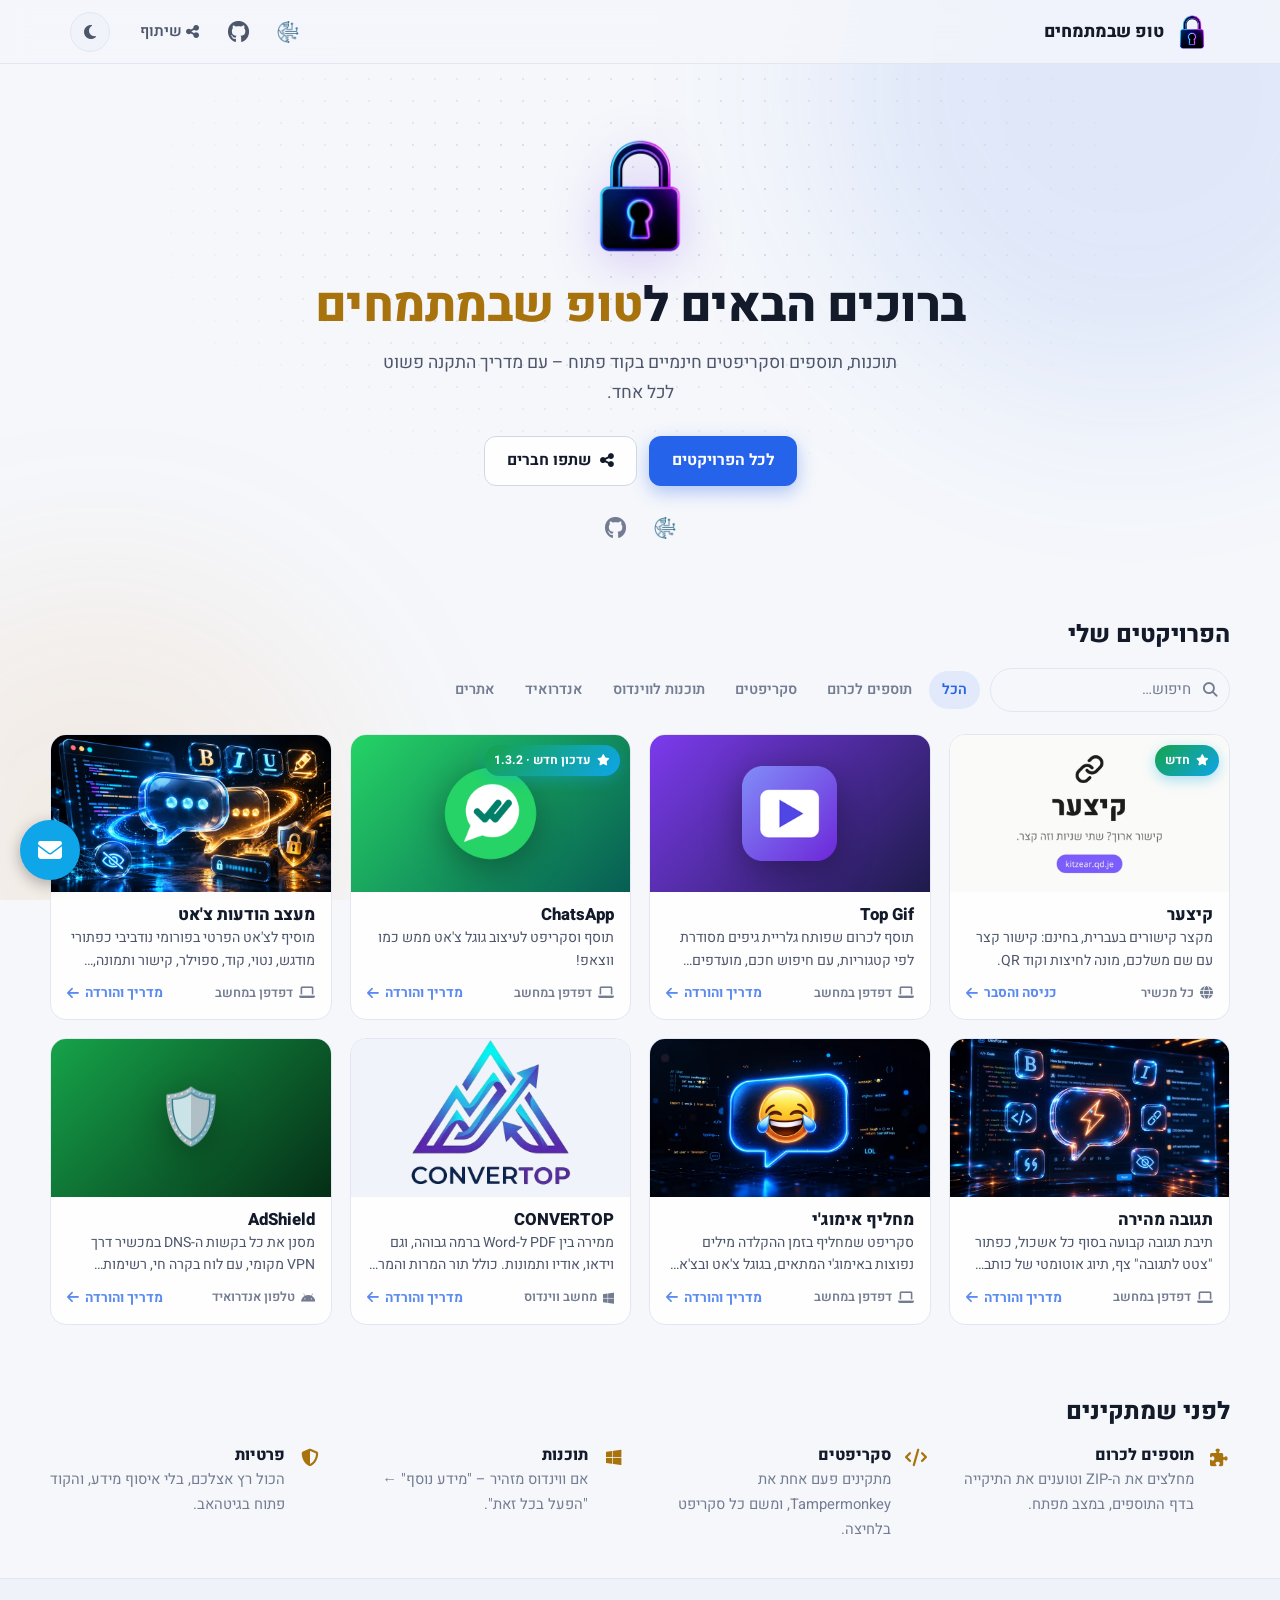
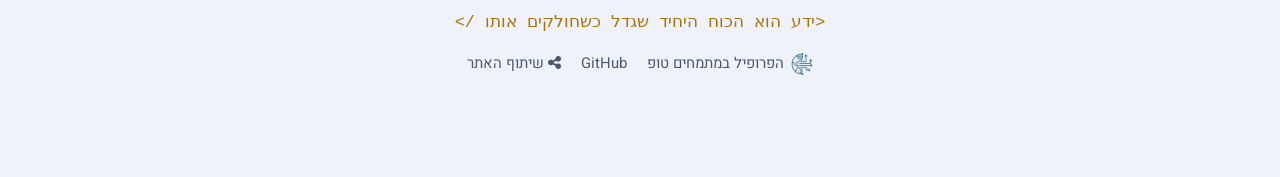
<file: index.html>
<!doctype html>
<html lang="he" dir="rtl">
<head>
    <meta charset="UTF-8">
    <script>
        /* הבלוג עבר לשרת משלו. מי שנכנס דרך הכתובת הישנה בגיטהאב מועבר לאותו מקום בכתובת החדשה */
        if (location.hostname === 'top-shebamitmachim.github.io') {
            location.replace('https://kitzear.qd.je/blog' + location.pathname + location.search + location.hash);
        }
    </script>
    <meta name="viewport" content="width=device-width, initial-scale=1.0">
    <title>טופ שבמתמחים – תוכנות, תוספים וסקריפטים חינמיים</title>
    <meta name="description" content="תוכנות, תוספים לכרום וסקריפטים חינמיים בקוד פתוח – עם מדריכי התקנה בעברית.">
    <meta name="google-site-verification" content="Ga1FgkoEm32LMI-gkrCiymTww9PIpCvD4p6AJA16cXM" />
    <meta property="og:title" content="טופ שבמתמחים – תוכנות, תוספים וסקריפטים חינמיים">
    <meta property="og:description" content="תוכנות, תוספים לכרום וסקריפטים חינמיים בקוד פתוח – עם מדריכי התקנה בעברית.">
    <meta property="og:type" content="website">
    <meta property="og:url" content="https://kitzear.qd.je/blog/">
    <meta property="og:image" content="https://kitzear.qd.je/blog/img/logo.webp?v=2c0c3ad5">
    <meta name="theme-color" content="#0b0d14">
    <link rel="icon" type="image/png" href="img/favicon.png?v=d075f31b">
    <link rel="apple-touch-icon" href="img/apple-touch-icon.png?v=778f53d0">
    <link rel="preconnect" href="https://fonts.googleapis.com">
    <link rel="preconnect" href="https://fonts.gstatic.com" crossorigin>
    <link href="https://fonts.googleapis.com/css2?family=Heebo:wght@400;500;600;700;800&display=swap" rel="stylesheet">
    <link rel="stylesheet" href="https://cdnjs.cloudflare.com/ajax/libs/font-awesome/6.4.0/css/all.min.css">
    <!-- מצב בהיר/כהה + חלונית "צור עמנו קשר" -->
    <link rel="stylesheet" href="theme.css?v=a93274a5">
    <link rel="stylesheet" href="main.css?v=44ece096">
    <script src="site.js?v=7d1cc1b5"></script>
    <script src="contact-widget.js?v=97be6ec1"></script>
    <script src="ui.js?v=309b07c3" defer></script>
</head>
<body id="top">
    <a class="skip-link" href="#main">דלג לתוכן</a>
    <div class="bg-glow" aria-hidden="true"></div>

    <header class="site-header">
        <div class="container">
            <a class="brand" href="#top"><img src="img/logo.webp?v=2c0c3ad5" alt="" width="36" height="36"><span>טופ שבמתמחים</span></a>
            <nav class="main-nav" aria-label="ניווט ראשי">
                <a class="nav-mit" href="https://mitmachim.top/user/%D7%98%D7%95%D7%A4-%D7%A9%D7%91%D7%9E%D7%AA%D7%9E%D7%97%D7%99%D7%9D" target="_blank" rel="noopener" title="הפרופיל שלי במתמחים טופ" aria-label="הפרופיל שלי במתמחים טופ"><img src="img/mitmachim.png?v=89f8990d" alt="" width="22" height="22"></a>
                <a href="https://github.com/TOP-SHEBAMITMACHIM" target="_blank" rel="noopener" title="GitHub" aria-label="GitHub"><i class="fa-brands fa-github"></i></a>
                <button type="button" class="nav-share" data-share title="שיתוף האתר עם חברים" aria-label="שיתוף האתר עם חברים"><i class="fa-solid fa-share-nodes"></i><span class="nav-text">שיתוף</span></button>
            </nav>
            <div data-theme-slot></div>
        </div>
    </header>

    <main id="main">
        <section class="hero container">
            <img class="hero-logo" src="img/logo.webp?v=2c0c3ad5" alt="לוגו טופ שבמתמחים" width="128" height="128">
            <h1>ברוכים הבאים ל<span class="accent">טופ שבמתמחים</span></h1>
            <p class="hero-lead">תוכנות, תוספים וסקריפטים חינמיים בקוד פתוח – עם מדריך התקנה פשוט לכל אחד.</p>
            <div class="hero-actions">
                <a class="btn btn-primary" href="#projects">לכל הפרויקטים</a>
                <button type="button" class="btn btn-ghost" data-share><i class="fa-solid fa-share-nodes"></i> שתפו חברים</button>
            </div>
            <div class="hero-links">
                <a href="https://mitmachim.top/user/%D7%98%D7%95%D7%A4-%D7%A9%D7%91%D7%9E%D7%AA%D7%9E%D7%97%D7%99%D7%9D" target="_blank" rel="noopener" title="הפרופיל שלי במתמחים טופ" aria-label="הפרופיל שלי במתמחים טופ"><img class="btn-mit" src="img/mitmachim.png?v=89f8990d" alt="" width="22" height="22"></a>
                <a href="https://github.com/TOP-SHEBAMITMACHIM" target="_blank" rel="noopener" title="GitHub" aria-label="GitHub"><i class="fa-brands fa-github"></i></a>
            </div>
        </section>

        <section class="section container" id="projects">
            <div class="section-head"><h2>הפרויקטים שלי</h2></div>
            <div class="toolbar">
                <label class="search">
                    <i class="fa-solid fa-magnifying-glass"></i>
                    <input type="search" id="projectSearch" placeholder="חיפוש…" aria-label="חיפוש פרויקט" autocomplete="off">
                </label>
                <div class="chips" role="group" aria-label="סינון לפי סוג"><button type="button" class="chip" data-filter="all" aria-pressed="true">הכל</button><button type="button" class="chip" data-filter="ext" aria-pressed="false">תוספים לכרום</button><button type="button" class="chip" data-filter="script" aria-pressed="false">סקריפטים</button><button type="button" class="chip" data-filter="win" aria-pressed="false">תוכנות לווינדוס</button><button type="button" class="chip" data-filter="android" aria-pressed="false">אנדרואיד</button><button type="button" class="chip" data-filter="web" aria-pressed="false">אתרים</button></div>
            </div>
            <div class="grid" id="projectsGrid">
                <a class="card" href="#kitzear" data-cat="web" data-keywords="קיצור קישורים מקצר לינק לינקים url shortener קישור קצר qr סטטיסטיקות" aria-haspopup="dialog">
                    <span class="card-badge"><i class="fa-solid fa-star"></i> חדש</span>
                    <div class="cover"><img src="img/cover-kitzear.webp" alt="" loading="lazy"></div>
                    <div class="card-body">
                        <h3>קיצער</h3>
                        <p>מקצר קישורים בעברית, בחינם: קישור קצר עם שם משלכם, מונה לחיצות וקוד QR.</p>
                        <div class="card-foot">
                            <span class="card-platform" title="אתר – עובד בכל דפדפן"><i class="fa-solid fa-globe"></i> כל מכשיר</span>
                            <span class="card-cta">כניסה והסבר <i class="fa-solid fa-arrow-left"></i></span>
                        </div>
                    </div>
                </a>
                <a class="card" href="#top-gif" data-cat="ext" data-keywords="gif גיף גיפים מדבקות ג&#x27;ימייל צאט" aria-haspopup="dialog">
                    
                    <div class="cover cover--icon" style="--c1:#7c3aed;--c2:#1e1b4b"><img src="img/top-gif.png" alt="" loading="lazy"></div>
                    <div class="card-body">
                        <h3>Top Gif</h3>
                        <p>תוסף לכרום שפותח גלריית גיפים מסודרת לפי קטגוריות, עם חיפוש חכם, מועדפים ואחרונים. לחיצה על גיף מדביקה אותו ישר בהודעה.</p>
                        <div class="card-foot">
                            <span class="card-platform" title="Chrome / Edge"><i class="fa-solid fa-laptop"></i> דפדפן במחשב</span>
                            <span class="card-cta">מדריך והורדה <i class="fa-solid fa-arrow-left"></i></span>
                        </div>
                    </div>
                </a>
                <a class="card" href="#chatsapp" data-cat="ext script" data-keywords="וואטסאפ whatsapp גוגל צאט google chat עיצוב קבוצות" aria-haspopup="dialog">
                    <span class="card-badge"><i class="fa-solid fa-star"></i> עדכון חדש · 1.3.2</span>
                    <div class="cover cover--icon" style="--c1:#25d366;--c2:#075e54"><img src="img/chatsapp.png" alt="" loading="lazy"></div>
                    <div class="card-body">
                        <h3>ChatsApp</h3>
                        <p>תוסף וסקריפט לעיצוב גוגל צ&#x27;אט ממש כמו ווצאפ!</p>
                        <div class="card-foot">
                            <span class="card-platform" title="Chrome / Tampermonkey"><i class="fa-solid fa-laptop"></i> דפדפן במחשב</span>
                            <span class="card-cta">מדריך והורדה <i class="fa-solid fa-arrow-left"></i></span>
                        </div>
                    </div>
                </a>
                <a class="card" href="#chat-formatter" data-cat="script ext" data-keywords="נודביבי nodebb מתמחים צאט עיצוב markdown ai בינה" aria-haspopup="dialog">
                    
                    <div class="cover"><img src="img/cover-chat-formatter.webp" alt="" loading="lazy"></div>
                    <div class="card-body">
                        <h3>מעצב הודעות צ&#x27;אט</h3>
                        <p>מוסיף לצ&#x27;אט הפרטי בפורומי נודביבי כפתורי מודגש, נטוי, קוד, ספוילר, קישור ותמונה, וכפתור ציטוט צף.</p>
                        <div class="card-foot">
                            <span class="card-platform" title="Tampermonkey / Chrome"><i class="fa-solid fa-laptop"></i> דפדפן במחשב</span>
                            <span class="card-cta">מדריך והורדה <i class="fa-solid fa-arrow-left"></i></span>
                        </div>
                    </div>
                </a>
                <a class="card" href="#quick-reply" data-cat="script" data-keywords="מתמחים תגובה ציטוט פורום nodebb" aria-haspopup="dialog">
                    
                    <div class="cover"><img src="img/cover-quick-reply.webp" alt="" loading="lazy"></div>
                    <div class="card-body">
                        <h3>תגובה מהירה</h3>
                        <p>תיבת תגובה קבועה בסוף כל אשכול, כפתור &quot;צטט לתגובה&quot; צף, תיוג אוטומטי של כותב ההודעה האחרונה וסרגל עיצוב.</p>
                        <div class="card-foot">
                            <span class="card-platform" title="Tampermonkey"><i class="fa-solid fa-laptop"></i> דפדפן במחשב</span>
                            <span class="card-cta">מדריך והורדה <i class="fa-solid fa-arrow-left"></i></span>
                        </div>
                    </div>
                </a>
                <a class="card" href="#emoji" data-cat="script" data-keywords="אימוגי emoji גוגל צאט חחח" aria-haspopup="dialog">
                    
                    <div class="cover"><img src="img/cover-emoji.webp" alt="" loading="lazy"></div>
                    <div class="card-body">
                        <h3>מחליף אימוג&#x27;י</h3>
                        <p>סקריפט שמחליף בזמן ההקלדה מילים נפוצות באימוג&#x27;י המתאים, בגוגל צ&#x27;אט ובצ&#x27;אט שבתוך ג&#x27;ימייל.</p>
                        <div class="card-foot">
                            <span class="card-platform" title="Tampermonkey"><i class="fa-solid fa-laptop"></i> דפדפן במחשב</span>
                            <span class="card-cta">מדריך והורדה <i class="fa-solid fa-arrow-left"></i></span>
                        </div>
                    </div>
                </a>
                <a class="card" href="#convertop" data-cat="win" data-keywords="המרה convert pdf word וידאו mp3 mp4 תמונות" aria-haspopup="dialog">
                    
                    <div class="cover"><img src="img/cover-convertop.webp" alt="" loading="lazy"></div>
                    <div class="card-body">
                        <h3>CONVERTOP</h3>
                        <p>ממירה בין PDF ל-Word ברמה גבוהה, וגם וידאו, אודיו ותמונות. כולל תור המרות והמרה מקבילה.</p>
                        <div class="card-foot">
                            <span class="card-platform" title="Windows"><i class="fa-brands fa-windows"></i> מחשב ווינדוס</span>
                            <span class="card-cta">מדריך והורדה <i class="fa-solid fa-arrow-left"></i></span>
                        </div>
                    </div>
                </a>
                <a class="card" href="#adshield" data-cat="android" data-keywords="פרסומות חוסם אנדרואיד android ads dns vpn" aria-haspopup="dialog">
                    
                    <div class="cover cover--icon" style="--c1:#16a34a;--c2:#052e16"><span class="glyph">🛡️</span></div>
                    <div class="card-body">
                        <h3>AdShield</h3>
                        <p>מסנן את כל בקשות ה-DNS במכשיר דרך VPN מקומי, עם לוח בקרה חי, רשימות חסימה ודפדפן נקי מפרסומות.</p>
                        <div class="card-foot">
                            <span class="card-platform" title="Android 7+"><i class="fa-brands fa-android"></i> טלפון אנדרואיד</span>
                            <span class="card-cta">מדריך והורדה <i class="fa-solid fa-arrow-left"></i></span>
                        </div>
                    </div>
                </a>
            </div>
            <div class="empty" id="emptyState"><i class="fa-regular fa-face-meh"></i> לא נמצא פרויקט מתאים. נסו מילה אחרת.</div>
        </section>

        <section class="section container" id="about">
            <div class="section-head"><h2>לפני שמתקינים</h2></div>
            <div class="about">
                <div class="about-item"><i class="fa-solid fa-puzzle-piece"></i><div><h3>תוספים לכרום</h3><p>מחלצים את ה-ZIP וטוענים את התיקייה בדף התוספים, במצב מפתח.</p></div></div>
                <div class="about-item"><i class="fa-solid fa-code"></i><div><h3>סקריפטים</h3><p>מתקינים פעם אחת את Tampermonkey, ומשם כל סקריפט בלחיצה.</p></div></div>
                <div class="about-item"><i class="fa-brands fa-windows"></i><div><h3>תוכנות</h3><p>אם ווינדוס מזהיר – "מידע נוסף" ← "הפעל בכל זאת".</p></div></div>
                <div class="about-item"><i class="fa-solid fa-shield-halved"></i><div><h3>פרטיות</h3><p>הכול רץ אצלכם, בלי איסוף מידע, והקוד פתוח בגיטהאב.</p></div></div>
            </div>
        </section>
    </main>

    <dialog class="project-dialog" id="dlg-top-gif" data-project="top-gif" aria-labelledby="top-gif-title">
        <div class="d-head">
            <span class="p-icon" style="--c1:#7c3aed;--c2:#1e1b4b" aria-hidden="true"><img src="img/top-gif.png" alt=""></span>
            <div class="d-title">
                <h2 id="top-gif-title">Top Gif – בורר גיפים</h2>
                <p>בוחרים גיף ממאגר גיפים כשרים ומדביקים אותו ישירות בכל תיבת כתיבה – כולל ג&#x27;ימייל וגוגל צ&#x27;אט.</p>
            </div>
            <button type="button" class="d-close" data-close aria-label="סגירה"><i class="fa-solid fa-xmark"></i></button>
        </div>
        <div class="d-scroll">
            <div class="d-actions"><a class="btn btn-primary" href="https://github.com/TOP-SHEBAMITMACHIM/top-gif/releases/download/2/gif-picker-extension.zip"><i class="fa-solid fa-download"></i> הורדת התוסף</a><a class="btn btn-ghost" href="https://github.com/TOP-SHEBAMITMACHIM/top-gif" target="_blank" rel="noopener"><i class="fa-brands fa-github"></i> קוד המקור</a><button type="button" class="btn btn-ghost" data-share data-share-url="https://kitzear.qd.je/blog/#top-gif" data-share-title="Top Gif – בורר גיפים" title="שליחת הקישור לפרויקט לחברים"><i class="fa-solid fa-share-nodes"></i> שיתוף</button></div>
            <div class="d-grid">
                <div class="d-main"><section class="d-sec"><h3><i class="fa-solid fa-circle-info"></i> מה זה?</h3><p>כשרוצים להוסיף קצת חיים להודעה, מחפשים גיף מתאים – ולא תמיד מוצאים משהו נקי. Top Gif מביא מאגר גיפים כשרים שמסודרים בקטגוריות, ומדביק את הגיף שבחרתם ישירות בתיבה שבה כתבתם.</p><p>הגלריה מתעדכנת לבד מהמאגר בגיטהאב, כך שגיפים חדשים מגיעים אליכם בלי לעדכן את התוסף.</p></section><section class="d-sec"><h3><i class="fa-solid fa-star"></i> מה יש בו</h3><ul class="features"><li><b>עובד בכל אתר</b> עם תיבת כתיבה – וכפתור GIF מובנה בתוך חלון הכתיבה של ג'ימייל</li><li>הדבקה בלחיצה או בגרירה – הגיף נכנס לתיבה האחרונה שנגעתם בה</li><li><b>חיפוש סלחני</b>: מתעלם מאותיות סופיות וניקוד, סולח על טעות הקלדה ועל מקלדת בשפה הלא נכונה</li><li>טאבים לפי קטגוריות, טאב "הכל", "אחרונים" ו"מועדפים"</li><li>טאב "שלי" – גיפים מהמחשב שלכם, שנשמרים רק אצלכם</li><li>בחירת גודל הגיף (מקורי / קטן / בינוני / גדול) – גם בהודעה שנשלחת</li><li>קיצורי מקלדת: <kbd>Alt</kbd>+<kbd>Shift</kbd>+<kbd>G</kbd> ו-<kbd>Ctrl</kbd>+<kbd>Shift</kbd>+<kbd>Y</kbd></li><li>מצב בהיר, כהה ויוקרתי (שחור-זהב)</li></ul></section><section class="d-sec"><h3><i class="fa-solid fa-download"></i> איך מתקינים</h3><div class="tab-panel" id="top-gif-method-0"><ol class="steps"><li><h4>מורידים ומחלצים</h4><p>מורידים את הקובץ, לוחצים עליו בקליק ימני ← <b>חלץ הכל</b>, ושומרים את התיקייה במקום קבוע במחשב.</p><a class="btn btn-primary btn-sm" href="https://github.com/TOP-SHEBAMITMACHIM/top-gif/releases/download/2/gif-picker-extension.zip"><i class="fa-solid fa-download"></i> הורדת gif-picker-extension.zip</a></li><li><h4>מפעילים "מצב מפתח" בדף התוספים</h4><p>מעתיקים לשורת הכתובת <span class="copy-row"><code>chrome://extensions</code><button type="button" class="copy-btn" data-copy="chrome://extensions">העתק</button></span> ומדליקים בפינה את המתג <b>מצב פיתוח</b> (Developer mode).</p><img src="img/guide-dev-mode.png" alt="מתג מצב פיתוח בדף התוספים של כרום" loading="lazy"></li><li><h4>טוענים את התיקייה</h4><p>לוחצים על <b>טעינת פריט לא ארוז</b> (Load unpacked) ובוחרים את התיקייה שחילצתם – זו שיש בתוכה ישירות את הקובץ <code>manifest.json</code>.</p><div class="note warn"><i class="fa-solid fa-triangle-exclamation"></i><div>אל תמחקו את התיקייה אחרי ההתקנה – כרום טוען את התוסף ממנה.</div></div><img src="img/guide-load-unpacked.png" alt="בחירת תיקיית התוסף" loading="lazy"></li><li><h4>מתחילים להשתמש</h4><p>לוחצים על אייקון התוסף (מומלץ להצמיד אותו בסמל הפאזל), או על <kbd>Alt</kbd>+<kbd>Shift</kbd>+<kbd>G</kbd>, בוחרים גיף – והוא נדבק בהודעה.</p></li></ol></div><div class="note"><i class="fa-solid fa-lightbulb"></i><div><b>עדכון לגרסה חדשה:</b> מורידים את ה-ZIP מחדש, מחליפים את הקבצים בתיקייה הקיימת, ולוחצים על כפתור הרענון של התוסף ב-<code>chrome://extensions</code>.</div></div><div class="note"><i class="fa-solid fa-lightbulb"></i><div>את קיצורי המקלדת אפשר לשנות ב-<code>chrome://extensions/shortcuts</code>.</div></div></section></div>
                <aside class="d-side"><div class="p-badges"><span class="badge">תוספים לכרום</span></div><ul class="facts"><li><span>גרסה</span><b>2</b></li><li><span>פלטפורמה</span><b>Chrome / Edge</b></li><li><span>מחיר</span><b>חינם</b></li><li><span>דרישות</span><b>Google Chrome, Edge או כל דפדפן מבוסס Chromium</b></li></ul></aside>
            </div>
        </div>
    </dialog>
    <dialog class="project-dialog" id="dlg-chatsapp" data-project="chatsapp" aria-labelledby="chatsapp-title">
        <div class="d-head">
            <span class="p-icon" style="--c1:#25d366;--c2:#075e54" aria-hidden="true"><img src="img/chatsapp.png" alt=""></span>
            <div class="d-title">
                <h2 id="chatsapp-title">ChatsApp – גוגל צ&#x27;אט בעיצוב וואטסאפ</h2>
                <p>הופך את Google Chat למשהו שנראה ומרגיש כמו וואטסאפ.</p>
            </div>
            <button type="button" class="d-close" data-close aria-label="סגירה"><i class="fa-solid fa-xmark"></i></button>
        </div>
        <div class="d-scroll">
            <div class="d-actions"><a class="btn btn-primary" href="https://github.com/TOP-SHEBAMITMACHIM/chatsapp/releases/download/v1.3.2/chatsapp-extension-v1.3.2.zip"><i class="fa-solid fa-download"></i> הורדת התוסף</a><a class="btn btn-ghost" href="https://github.com/TOP-SHEBAMITMACHIM/chatsapp" target="_blank" rel="noopener"><i class="fa-brands fa-github"></i> קוד המקור</a><button type="button" class="btn btn-ghost" data-share data-share-url="https://kitzear.qd.je/blog/#chatsapp" data-share-title="ChatsApp – גוגל צ&#x27;אט בעיצוב וואטסאפ" title="שליחת הקישור לפרויקט לחברים"><i class="fa-solid fa-share-nodes"></i> שיתוף</button></div>
            <div class="d-grid">
                <div class="d-main"><section class="d-sec"><h3><i class="fa-solid fa-circle-info"></i> מה זה?</h3><p>מי שרגיל לוואטסאפ מרגיש שגוגל צ'אט קצת "יבש". ChatsApp משנה רק את התצוגה – בועות בעיצוב מוכר, סימני קריאה, רקע הוואטסאפ ועוד – בלי לגעת בתוכן ההודעות.</p><p>זמין בשתי גרסאות זהות: תוסף לכרום, או סקריפט ל-Tampermonkey שמתעדכן לבד. מתקינים <b>רק אחת</b> מהן.</p></section><section class="d-sec"><h3><i class="fa-solid fa-wand-magic-sparkles"></i> מה חדש בגרסה 1.3.2</h3><ul class="features whatsnew"><li><b>צ'אט קבוצתי:</b> VV גם בקבוצות, עם מספר האנשים שקראו. במעבר עכבר רואים מי קרא, וה-VV נהיים כחולים כשכולם קראו</li><li>רקע וואטסאפ בשרשור גם כשיש בו רק הודעה אחת</li><li>הודעה ששלחתם במרחב נהיית ירוקה מיד</li><li>כבר לא מופיע לרגע האווטאר של הצד השני כשנכנסים לשיחה</li><li>בחלון קטן או קופץ: השם בפס העליון נראה, והבועות לא בורחות מהחלון</li><li>ועוד כמה תיקונים קטנים בעיצוב</li></ul></section><section class="d-sec"><h3><i class="fa-solid fa-star"></i> מה יש בו</h3><ul class="features"><li>בועות: שלי בירוק, של אחרים בלבן, עם זנב</li><li>שעה ו-VV בתוך הבועה (VV כחולים = נקרא)</li><li><b>VV בקבוצות</b>, עם מספר האנשים שקראו ומי הם</li><li>מצב כהה לחלון השיחה בלחיצה על כפתור הירח</li><li>פס עליון ירוק ותיבת כתיבה בסגנון וואטסאפ</li><li>שמות מרחבים והצ'אט הנבחר מסומנים בירוק</li><li>ציטוטים (תשובה להודעה) בעיצוב וואטסאפ</li><li>מסגרת לתמונות, סטיקרים וסרטונים, עם השעה בפינה</li><li>הודעות קוליות בבועה, עם שעה ו-VV</li><li>רקע וואטסאפ, "לא נקראו" ו"כותב/ת..." בסגנון וואטסאפ</li><li>עובד גם בצ'אט שבתוך ג'ימייל</li></ul></section><section class="d-sec"><h3><i class="fa-solid fa-download"></i> איך מתקינים</h3><div class="tabs" role="tablist" aria-label="שיטת התקנה"><button type="button" class="tab" role="tab" id="chatsapp-tab-0" aria-controls="chatsapp-method-0" aria-selected="true" tabindex="0">תוסף לכרום</button><button type="button" class="tab" role="tab" id="chatsapp-tab-1" aria-controls="chatsapp-method-1" aria-selected="false" tabindex="-1">סקריפט ל-Tampermonkey</button></div><div class="tab-panel" id="chatsapp-method-0" role="tabpanel" aria-labelledby="chatsapp-tab-0"><ol class="steps"><li><h4>מורידים ומחלצים</h4><p>מורידים את הקובץ, לוחצים עליו בקליק ימני ← <b>חלץ הכל</b>, ושומרים את התיקייה במקום קבוע במחשב.</p><a class="btn btn-primary btn-sm" href="https://github.com/TOP-SHEBAMITMACHIM/chatsapp/releases/download/v1.3.2/chatsapp-extension-v1.3.2.zip"><i class="fa-solid fa-download"></i> הורדת ChatsApp</a></li><li><h4>מפעילים "מצב מפתח" בדף התוספים</h4><p>מעתיקים לשורת הכתובת <span class="copy-row"><code>chrome://extensions</code><button type="button" class="copy-btn" data-copy="chrome://extensions">העתק</button></span> ומדליקים בפינה את המתג <b>מצב פיתוח</b> (Developer mode).</p><img src="img/guide-dev-mode.png" alt="מתג מצב פיתוח בדף התוספים של כרום" loading="lazy"></li><li><h4>טוענים את התיקייה</h4><p>לוחצים על <b>טעינת פריט לא ארוז</b> (Load unpacked) ובוחרים את התיקייה שחילצתם – זו שיש בתוכה ישירות את הקובץ <code>manifest.json</code>.</p><div class="note warn"><i class="fa-solid fa-triangle-exclamation"></i><div>אל תמחקו את התיקייה אחרי ההתקנה – כרום טוען את התוסף ממנה.</div></div><img src="img/guide-load-unpacked.png" alt="בחירת תיקיית התוסף" loading="lazy"></li><li><h4>נכנסים לגוגל צ'אט</h4><p>פותחים (או מרעננים) את <a href="https://chat.google.com" target="_blank" rel="noopener">chat.google.com</a> – והעיצוב החדש כבר שם.</p></li></ol></div><div class="tab-panel" id="chatsapp-method-1" role="tabpanel" aria-labelledby="chatsapp-tab-1" hidden><p class="tab-intro">מתאים למי שכבר משתמש ב-Tampermonkey. הסקריפט מתעדכן אוטומטית.</p><ol class="steps"><li><h4>מתקינים את Tampermonkey</h4><p>זה התוסף שמריץ סקריפטים בדפדפן. אם הוא כבר מותקן אצלכם – דלגו לשלב הבא.</p><a class="btn btn-ghost btn-sm" href="https://chromewebstore.google.com/detail/tampermonkey/dhdgffkkebhmkfjojejmpbldmpobfkfo" target="_blank" rel="noopener"><i class="fa-solid fa-puzzle-piece"></i> Tampermonkey בחנות כרום</a><img src="img/guide-tampermonkey.png" alt="כפתור הוספה לכרום בחנות התוספים" loading="lazy"></li><li><h4>מתקינים את הסקריפט</h4><p>לוחצים על הכפתור – Tampermonkey יפתח לשונית עם כפתור <b>התקנה</b>. מאשרים, וזהו.</p><a class="btn btn-primary btn-sm" href="https://raw.githubusercontent.com/TOP-SHEBAMITMACHIM/chatsapp/main/chatsapp.user.js" target="_blank" rel="noopener"><i class="fa-solid fa-bolt"></i> התקנת הסקריפט</a></li><li><h4>נכנסים לגוגל צ'אט</h4><p>מרעננים את הלשונית של גוגל צ'אט ונהנים.</p></li></ol></div><div class="note"><i class="fa-solid fa-lightbulb"></i><div><b>כבר מותקן אצלכם?</b> בסקריפט העדכון מגיע לבד. בתוסף: מורידים את ה-ZIP החדש, מחלצים במקום התיקייה הישנה, ולוחצים "טעינה מחדש" על התוסף ב-<code>chrome://extensions</code>. מגרסה 1.3.0 ומעלה התוסף גם מודיע לבד כשיש עדכון.</div></div><div class="note"><i class="fa-solid fa-lightbulb"></i><div><b>פרטיות:</b> הכול רץ מקומית בדפדפן ומשנה רק את התצוגה. אין שרת, אין איסוף מידע.</div></div><div class="note"><i class="fa-solid fa-lightbulb"></i><div>גוגל משנים את האתר מדי פעם. אם משהו נשבר – פתחו <a href="https://github.com/TOP-SHEBAMITMACHIM/chatsapp/issues" target="_blank" rel="noopener">דיווח בגיטהאב</a> עם צילום מסך.</div></div></section></div>
                <aside class="d-side"><div class="p-badges"><span class="badge">תוספים לכרום</span><span class="badge gold">סקריפטים</span></div><ul class="facts"><li><span>גרסה</span><b>1.3.2</b></li><li><span>פלטפורמה</span><b>Chrome / Tampermonkey</b></li><li><span>מחיר</span><b>חינם</b></li><li><span>דרישות</span><b>Chrome / Edge, או Tampermonkey בכל דפדפן</b></li></ul></aside>
            </div>
        </div>
    </dialog>
    <dialog class="project-dialog" id="dlg-chat-formatter" data-project="chat-formatter" aria-labelledby="chat-formatter-title">
        <div class="d-head">
            <span class="p-icon" style="--c1:#1a56db;--c2:#0b1f4d" aria-hidden="true"><img src="img/nodebb-ext.png" alt=""></span>
            <div class="d-title">
                <h2 id="chat-formatter-title">מעצב הודעות צ&#x27;אט לפורומי NodeBB</h2>
                <p>שורת כפתורי עיצוב לצ&#x27;אט הפרטי בפורומים – כולל כפתור עיצוב אוטומטי באמצעות AI.</p>
            </div>
            <button type="button" class="d-close" data-close aria-label="סגירה"><i class="fa-solid fa-xmark"></i></button>
        </div>
        <div class="d-scroll">
            <div class="d-actions"><a class="btn btn-primary" href="https://raw.githubusercontent.com/TOP-SHEBAMITMACHIM/-NodeBB-Chat-Formatter---Pro-AI-Tampermonkey/main/NODBIBI.user.js"><i class="fa-solid fa-download"></i> התקנת הסקריפט</a><a class="btn btn-ghost" href="https://github.com/TOP-SHEBAMITMACHIM/-NodeBB-Chat-Formatter---Pro-AI-Tampermonkey" target="_blank" rel="noopener"><i class="fa-brands fa-github"></i> קוד המקור</a><button type="button" class="btn btn-ghost" data-share data-share-url="https://kitzear.qd.je/blog/#chat-formatter" data-share-title="מעצב הודעות צ&#x27;אט לפורומי NodeBB" title="שליחת הקישור לפרויקט לחברים"><i class="fa-solid fa-share-nodes"></i> שיתוף</button></div>
            <div class="d-grid">
                <div class="d-main"><section class="d-sec"><h3><i class="fa-solid fa-circle-info"></i> מה זה?</h3><p>מי שמשתמש הרבה בצ'אט הפרטי בטח מכיר את זה שאין שם כפתורי עיצוב כמו בעריכת פוסט רגיל, וצריך לכתוב את סימוני ה-Markdown באופן ידני.</p><p>הסקריפט מוסיף שורת כפתורים שימושית ממש מעל תיבת ההקלדה של הצ'אט. בגרסה החדשה יש גם כפתור שמעצב את ההודעה אוטומטית בעזרת AI (Gemini).</p></section><section class="d-sec"><h3><i class="fa-solid fa-star"></i> מה יש בו</h3><ul class="features"><li>כפתורי עיצוב: מודגש, נטוי, קו חוצה, מרכוז ורשימה</li><li>בלוק קוד וספוילר – מותאמים לתחביר של הפורום</li><li>כפתורי קישור ותמונה</li><li><b>כפתור ציטוט צף</b> – מסמנים טקסט בצ'אט והוא נכנס כציטוט לתיבת ההודעה</li><li><b>עיצוב אוטומטי ב-AI</b> (בגרסת Tampermonkey)</li><li>עובד במתמחים טופ, בני ברק, אוצריא ועוד</li></ul></section><section class="d-sec"><h3><i class="fa-solid fa-download"></i> איך מתקינים</h3><div class="tabs" role="tablist" aria-label="שיטת התקנה"><button type="button" class="tab" role="tab" id="chat-formatter-tab-0" aria-controls="chat-formatter-method-0" aria-selected="true" tabindex="0">סקריפט (מומלץ, כולל AI)</button><button type="button" class="tab" role="tab" id="chat-formatter-tab-1" aria-controls="chat-formatter-method-1" aria-selected="false" tabindex="-1">תוסף לכרום</button><button type="button" class="tab" role="tab" id="chat-formatter-tab-2" aria-controls="chat-formatter-method-2" aria-selected="false" tabindex="-1">Greasy Fork</button></div><div class="tab-panel" id="chat-formatter-method-0" role="tabpanel" aria-labelledby="chat-formatter-tab-0"><p class="tab-intro">הגרסה המלאה ביותר, מתעדכנת אוטומטית.</p><ol class="steps"><li><h4>מתקינים את Tampermonkey</h4><p>זה התוסף שמריץ סקריפטים בדפדפן. אם הוא כבר מותקן אצלכם – דלגו לשלב הבא.</p><a class="btn btn-ghost btn-sm" href="https://chromewebstore.google.com/detail/tampermonkey/dhdgffkkebhmkfjojejmpbldmpobfkfo" target="_blank" rel="noopener"><i class="fa-solid fa-puzzle-piece"></i> Tampermonkey בחנות כרום</a><img src="img/guide-tampermonkey.png" alt="כפתור הוספה לכרום בחנות התוספים" loading="lazy"></li><li><h4>מתקינים את הסקריפט</h4><p>לוחצים על הכפתור ומאשרים התקנה בלשונית של Tampermonkey.</p><a class="btn btn-primary btn-sm" href="https://raw.githubusercontent.com/TOP-SHEBAMITMACHIM/-NodeBB-Chat-Formatter---Pro-AI-Tampermonkey/main/NODBIBI.user.js" target="_blank" rel="noopener"><i class="fa-solid fa-bolt"></i> התקנת הסקריפט</a></li><li><h4>(לא חובה) מפעילים את כפתור ה-AI</h4><p>מוציאים מפתח API חינמי של Gemini ב-<a href="https://aistudio.google.com/apikey" target="_blank" rel="noopener">Google AI Studio</a>, ואז לוחצים על אייקון Tampermonkey ← <b>🔑 עדכן מפתח API של Gemini</b> ומדביקים אותו.</p></li></ol></div><div class="tab-panel" id="chat-formatter-method-1" role="tabpanel" aria-labelledby="chat-formatter-tab-1" hidden><p class="tab-intro">גרסה בסיסית בלי AI, למי שלא רוצה Tampermonkey.</p><ol class="steps"><li><h4>מורידים ומחלצים</h4><p>מורידים את הקובץ, לוחצים עליו בקליק ימני ← <b>חלץ הכל</b>, ושומרים את התיקייה במקום קבוע במחשב.</p><a class="btn btn-primary btn-sm" href="https://github.com/TOP-SHEBAMITMACHIM/-NodeBB-Chat-Formatter---Pro/releases/download/V1.1/nodebb-formatter-extension.zip"><i class="fa-solid fa-download"></i> הורדת התוסף</a></li><li><h4>מפעילים "מצב מפתח" בדף התוספים</h4><p>מעתיקים לשורת הכתובת <span class="copy-row"><code>chrome://extensions</code><button type="button" class="copy-btn" data-copy="chrome://extensions">העתק</button></span> ומדליקים בפינה את המתג <b>מצב פיתוח</b> (Developer mode).</p><img src="img/guide-dev-mode.png" alt="מתג מצב פיתוח בדף התוספים של כרום" loading="lazy"></li><li><h4>טוענים את התיקייה</h4><p>לוחצים על <b>טעינת פריט לא ארוז</b> (Load unpacked) ובוחרים את התיקייה שחילצתם – זו שיש בתוכה ישירות את הקובץ <code>manifest.json</code>.</p><div class="note warn"><i class="fa-solid fa-triangle-exclamation"></i><div>אל תמחקו את התיקייה אחרי ההתקנה – כרום טוען את התוסף ממנה.</div></div><img src="img/guide-load-unpacked.png" alt="בחירת תיקיית התוסף" loading="lazy"></li></ol></div><div class="tab-panel" id="chat-formatter-method-2" role="tabpanel" aria-labelledby="chat-formatter-tab-2" hidden><p class="tab-intro">אותו סקריפט מאתר Greasy Fork (גרסה ללא AI).</p><ol class="steps"><li><h4>מתקינים את Tampermonkey</h4><p>זה התוסף שמריץ סקריפטים בדפדפן. אם הוא כבר מותקן אצלכם – דלגו לשלב הבא.</p><a class="btn btn-ghost btn-sm" href="https://chromewebstore.google.com/detail/tampermonkey/dhdgffkkebhmkfjojejmpbldmpobfkfo" target="_blank" rel="noopener"><i class="fa-solid fa-puzzle-piece"></i> Tampermonkey בחנות כרום</a><img src="img/guide-tampermonkey.png" alt="כפתור הוספה לכרום בחנות התוספים" loading="lazy"></li><li><h4>מתקינים מ-Greasy Fork</h4><a class="btn btn-primary btn-sm" href="https://update.greasyfork.org/scripts/579494/NodeBB%20Chat%20Formatter%20-%20Pro%20%28V23%20-%20Multi%20Site%29.user.js" target="_blank" rel="noopener"><i class="fa-solid fa-bolt"></i> התקנה מ-Greasy Fork</a></li></ol></div><div class="note"><i class="fa-solid fa-lightbulb"></i><div>מפתח ה-API נשמר רק אצלכם, בתוך Tampermonkey.</div></div></section><section class="d-sec"><h3><i class="fa-solid fa-image"></i> תמונות</h3><div class="shots"><figure><img src="img/shot-chat-formatter.png" alt="סרגל הכפתורים בתוך הצ&#x27;אט" loading="lazy"><figcaption>סרגל הכפתורים בתוך הצ&#x27;אט</figcaption></figure></div></section></div>
                <aside class="d-side"><div class="p-badges"><span class="badge gold">סקריפטים</span><span class="badge">תוספים לכרום</span></div><ul class="facts"><li><span>גרסה</span><b>2.6</b></li><li><span>פלטפורמה</span><b>Tampermonkey / Chrome</b></li><li><span>מחיר</span><b>חינם</b></li><li><span>דרישות</span><b>Tampermonkey, או Chrome / Edge</b></li></ul></aside>
            </div>
        </div>
    </dialog>
    <dialog class="project-dialog" id="dlg-quick-reply" data-project="quick-reply" aria-labelledby="quick-reply-title">
        <div class="d-head">
            <span class="p-icon" style="--c1:#0e7490;--c2:#082f49" aria-hidden="true">💬</span>
            <div class="d-title">
                <h2 id="quick-reply-title">תגובה מהירה למתמחים טופ</h2>
                <p>חלונית תגובה מעוצבת בתחתית כל נושא בפורום – לצטט, לעצב ולהגיב בלי לפתוח את העורך המלא.</p>
            </div>
            <button type="button" class="d-close" data-close aria-label="סגירה"><i class="fa-solid fa-xmark"></i></button>
        </div>
        <div class="d-scroll">
            <div class="d-actions"><a class="btn btn-primary" href="https://update.greasyfork.org/scripts/580268/%D7%97%D7%9C%D7%95%D7%A0%D7%99%D7%AA%20%D7%AA%D7%92%D7%95%D7%91%D7%94%20%D7%9E%D7%94%D7%99%D7%A8%D7%94%20%D7%9C%D7%9E%D7%AA%D7%9E%D7%97%D7%99%D7%9D%20%D7%98%D7%95%D7%A4.user.js"><i class="fa-solid fa-download"></i> התקנת הסקריפט</a><button type="button" class="btn btn-ghost" data-share data-share-url="https://kitzear.qd.je/blog/#quick-reply" data-share-title="תגובה מהירה למתמחים טופ" title="שליחת הקישור לפרויקט לחברים"><i class="fa-solid fa-share-nodes"></i> שיתוף</button></div>
            <div class="d-grid">
                <div class="d-main"><section class="d-sec"><h3><i class="fa-solid fa-circle-info"></i> מה זה?</h3><p>הסקריפט "תגובה מהירה למתמחים טופ" הוא כלי עזר שחוסך זמן ומאמץ: הוא מוסיף חלונית תגובה מעוצבת וקלה לשימוש ישירות בתחתית כל נושא.</p><p>אפשר להגיב, לצטט ולעצב הודעות במהירות – בלי לגלול, בלי להמתין לחלונות ובלי לפתוח את העורך המלא.</p></section><section class="d-sec"><h3><i class="fa-solid fa-star"></i> מה יש בו</h3><ul class="features"><li><b>חלונית תגובה זמינה תמיד</b> בסוף כל אשכול</li><li><b>כפתור "צטט לתגובה" צף</b> – מסמנים טקסט והוא נכנס כציטוט תקני</li><li><b>תיוג אוטומטי</b> של מי שכתב את ההודעה האחרונה (כולל המרת רווחים למקפים)</li><li>סרגל עיצוב: הדגשה, נטוי, קו חוצה, קישורים, קוד וספוילר</li></ul></section><section class="d-sec"><h3><i class="fa-solid fa-download"></i> איך מתקינים</h3><div class="tab-panel" id="quick-reply-method-0"><ol class="steps"><li><h4>מתקינים את Tampermonkey</h4><p>זה התוסף שמריץ סקריפטים בדפדפן. אם הוא כבר מותקן אצלכם – דלגו לשלב הבא.</p><a class="btn btn-ghost btn-sm" href="https://chromewebstore.google.com/detail/tampermonkey/dhdgffkkebhmkfjojejmpbldmpobfkfo" target="_blank" rel="noopener"><i class="fa-solid fa-puzzle-piece"></i> Tampermonkey בחנות כרום</a><img src="img/guide-tampermonkey.png" alt="כפתור הוספה לכרום בחנות התוספים" loading="lazy"></li><li><h4>מתקינים את הסקריפט</h4><p>לוחצים על הכפתור ומאשרים בלשונית שנפתחת.</p><a class="btn btn-primary btn-sm" href="https://update.greasyfork.org/scripts/580268/%D7%97%D7%9C%D7%95%D7%A0%D7%99%D7%AA%20%D7%AA%D7%92%D7%95%D7%91%D7%94%20%D7%9E%D7%94%D7%99%D7%A8%D7%94%20%D7%9C%D7%9E%D7%AA%D7%9E%D7%97%D7%99%D7%9D%20%D7%98%D7%95%D7%A4.user.js" target="_blank" rel="noopener"><i class="fa-solid fa-bolt"></i> התקנה מ-Greasy Fork</a></li><li><h4>נכנסים לנושא כלשהו בפורום</h4><p>גוללים לסוף הנושא – החלונית מחכה שם.</p></li></ol></div></section><section class="d-sec"><h3><i class="fa-solid fa-image"></i> תמונות</h3><div class="shots"><figure><img src="img/shot-quick-reply.png" alt="חלונית התגובה המהירה" loading="lazy"><figcaption>חלונית התגובה המהירה</figcaption></figure></div></section></div>
                <aside class="d-side"><div class="p-badges"><span class="badge gold">סקריפטים</span></div><ul class="facts"><li><span>גרסה</span><b>Greasy Fork</b></li><li><span>פלטפורמה</span><b>Tampermonkey</b></li><li><span>מחיר</span><b>חינם</b></li><li><span>דרישות</span><b>Tampermonkey</b></li></ul></aside>
            </div>
        </div>
    </dialog>
    <dialog class="project-dialog" id="dlg-emoji" data-project="emoji" aria-labelledby="emoji-title">
        <div class="d-head">
            <span class="p-icon" style="--c1:#f59e0b;--c2:#78350f" aria-hidden="true">😂</span>
            <div class="d-title">
                <h2 id="emoji-title">מחליף מילים באימוג&#x27;י בגוגל צ&#x27;אט</h2>
                <p>כותבים &quot;חחח&quot;, לוחצים רווח – ומקבלים 🤣.</p>
            </div>
            <button type="button" class="d-close" data-close aria-label="סגירה"><i class="fa-solid fa-xmark"></i></button>
        </div>
        <div class="d-scroll">
            <div class="d-actions"><a class="btn btn-primary" href="https://github.com/TOP-SHEBAMITMACHIM/-Google-Chat-Emoji-Auto-Replace/raw/refs/heads/main/-Google-Chat-Emoji-Auto-Replace.user.js"><i class="fa-solid fa-download"></i> התקנת הסקריפט</a><a class="btn btn-ghost" href="https://github.com/TOP-SHEBAMITMACHIM/-Google-Chat-Emoji-Auto-Replace" target="_blank" rel="noopener"><i class="fa-brands fa-github"></i> קוד המקור</a><button type="button" class="btn btn-ghost" data-share data-share-url="https://kitzear.qd.je/blog/#emoji" data-share-title="מחליף מילים באימוג&#x27;י בגוגל צ&#x27;אט" title="שליחת הקישור לפרויקט לחברים"><i class="fa-solid fa-share-nodes"></i> שיתוף</button></div>
            <div class="d-grid">
                <div class="d-main"><section class="d-sec"><h3><i class="fa-solid fa-circle-info"></i> מה זה?</h3><p>אם אתם משתמשים הרבה בגוגל צ'אט, בטח אתם מכירים את הרגע שאין כוח לחפש אימוג'י, אז פשוט מקלידים "חחח". הסקריפט עושה את ההחלפה במקומכם.</p><p>כותבים את המילה מהרשימה, לוחצים על מקש הרווח – והטקסט נהפך לאימוג'י.</p></section><section class="d-sec"><h3><i class="fa-solid fa-star"></i> המילים שמוגדרות מראש</h3><p>שמתי מראש רק כמה מילים נפוצות כדי לא להעמיס:</p><table class="table"><thead><tr><th>כותבים</th><th>מקבלים</th></tr></thead><tbody><tr><td><code>חח</code></td><td style="font-size:1.3rem">😂</td></tr><tr><td><code>חחח</code></td><td style="font-size:1.3rem">🤣</td></tr><tr><td><code>קריצה</code></td><td style="font-size:1.3rem">😉</td></tr><tr><td><code>אונק</code></td><td style="font-size:1.3rem">😛</td></tr><tr><td><code>ששש</code></td><td style="font-size:1.3rem">🤫</td></tr></tbody></table></section><section class="d-sec"><h3><i class="fa-solid fa-download"></i> איך מתקינים</h3><div class="tab-panel" id="emoji-method-0"><ol class="steps"><li><h4>מתקינים את Tampermonkey</h4><p>זה התוסף שמריץ סקריפטים בדפדפן. אם הוא כבר מותקן אצלכם – דלגו לשלב הבא.</p><a class="btn btn-ghost btn-sm" href="https://chromewebstore.google.com/detail/tampermonkey/dhdgffkkebhmkfjojejmpbldmpobfkfo" target="_blank" rel="noopener"><i class="fa-solid fa-puzzle-piece"></i> Tampermonkey בחנות כרום</a><img src="img/guide-tampermonkey.png" alt="כפתור הוספה לכרום בחנות התוספים" loading="lazy"></li><li><h4>מתקינים את הסקריפט</h4><p>לוחצים על הכפתור – תיפתח לשונית של Tampermonkey, ושם רק מאשרים התקנה.</p><a class="btn btn-primary btn-sm" href="https://github.com/TOP-SHEBAMITMACHIM/-Google-Chat-Emoji-Auto-Replace/raw/refs/heads/main/-Google-Chat-Emoji-Auto-Replace.user.js" target="_blank" rel="noopener"><i class="fa-solid fa-bolt"></i> התקנת הסקריפט</a></li><li><h4>מנסים</h4><p>מרעננים את גוגל צ'אט, כותבים <code>חחח</code> ולוחצים רווח.</p></li></ol></div></section><section class="d-sec"><h3><i class="fa-solid fa-image"></i> תמונות</h3><div class="shots"><figure><img src="img/shot-emoji.gif" alt="הדגמה: המילים מתחלפות באימוג&#x27;י בזמן ההקלדה" loading="lazy"><figcaption>הדגמה: המילים מתחלפות באימוג&#x27;י בזמן ההקלדה</figcaption></figure></div></section></div>
                <aside class="d-side"><div class="p-badges"><span class="badge gold">סקריפטים</span></div><ul class="facts"><li><span>גרסה</span><b>1.0</b></li><li><span>פלטפורמה</span><b>Tampermonkey</b></li><li><span>מחיר</span><b>חינם</b></li><li><span>דרישות</span><b>Tampermonkey</b></li></ul></aside>
            </div>
        </div>
    </dialog>
    <dialog class="project-dialog" id="dlg-link-cleaner" data-project="link-cleaner" aria-labelledby="link-cleaner-title">
        <div class="d-head">
            <span class="p-icon" style="--c1:#db2777;--c2:#500724" aria-hidden="true">🔗</span>
            <div class="d-title">
                <h2 id="link-cleaner-title">מנקה קישורים עם כוכביות</h2>
                <p>לוחצים על קישור עם **** – והוא נפתח נקי ותקין בלשונית חדשה.</p>
            </div>
            <button type="button" class="d-close" data-close aria-label="סגירה"><i class="fa-solid fa-xmark"></i></button>
        </div>
        <div class="d-scroll">
            <div class="d-actions"><a class="btn btn-primary" href="מנקה כוכביות.zip"><i class="fa-solid fa-download"></i> הורדת התוסף</a><button type="button" class="btn btn-ghost" data-share data-share-url="https://kitzear.qd.je/blog/#link-cleaner" data-share-title="מנקה קישורים עם כוכביות" title="שליחת הקישור לפרויקט לחברים"><i class="fa-solid fa-share-nodes"></i> שיתוף</button></div>
            <div class="d-grid">
                <div class="d-main"><section class="d-sec"><h3><i class="fa-solid fa-circle-info"></i> מה זה?</h3><p>נמאס לי כל פעם להעתיק קישורים עם כוכביות (****) ולמחוק אותן ידנית כדי שאפשר יהיה להיכנס. התוסף הקטן הזה חוסך את כל העבודה.</p><p>ברגע שלוחצים על קישור שיש בו את התווים האלו, התוסף מנקה אותם לבד ופותח את הכתובת התקינה בלשונית חדשה.</p></section><section class="d-sec"><h3><i class="fa-solid fa-star"></i> מה יש בו</h3><ul class="features"><li>ניקוי אוטומטי של כוכביות (****) מקישורים</li><li>פתיחת הכתובת התקינה בלשונית חדשה</li><li>קל ומהיר – בלי הגדרות</li></ul></section><section class="d-sec"><h3><i class="fa-solid fa-download"></i> איך מתקינים</h3><div class="tab-panel" id="link-cleaner-method-0"><ol class="steps"><li><h4>מורידים ומחלצים</h4><p>מורידים את הקובץ, לוחצים עליו בקליק ימני ← <b>חלץ הכל</b>, ושומרים את התיקייה במקום קבוע במחשב.</p><a class="btn btn-primary btn-sm" href="מנקה כוכביות.zip"><i class="fa-solid fa-download"></i> הורדת מנקה כוכביות</a></li><li><h4>מפעילים "מצב מפתח" בדף התוספים</h4><p>מעתיקים לשורת הכתובת <span class="copy-row"><code>chrome://extensions</code><button type="button" class="copy-btn" data-copy="chrome://extensions">העתק</button></span> ומדליקים בפינה את המתג <b>מצב פיתוח</b> (Developer mode).</p><img src="img/guide-dev-mode.png" alt="מתג מצב פיתוח בדף התוספים של כרום" loading="lazy"></li><li><h4>טוענים את התיקייה</h4><p>לוחצים על <b>טעינת פריט לא ארוז</b> (Load unpacked) ובוחרים את התיקייה שחילצתם – זו שיש בתוכה ישירות את הקובץ <code>manifest.json</code>.</p><div class="note warn"><i class="fa-solid fa-triangle-exclamation"></i><div>אל תמחקו את התיקייה אחרי ההתקנה – כרום טוען את התוסף ממנה.</div></div><img src="img/guide-load-unpacked.png" alt="בחירת תיקיית התוסף" loading="lazy"></li></ol></div></section></div>
                <aside class="d-side"><div class="p-badges"><span class="badge">תוספים לכרום</span></div><ul class="facts"><li><span>גרסה</span><b>1.0</b></li><li><span>פלטפורמה</span><b>Chrome / Edge</b></li><li><span>מחיר</span><b>חינם</b></li><li><span>דרישות</span><b>Google Chrome, Edge או כל דפדפן מבוסס Chromium</b></li></ul></aside>
            </div>
        </div>
    </dialog>
    <dialog class="project-dialog" id="dlg-convertop" data-project="convertop" aria-labelledby="convertop-title">
        <div class="d-head">
            <span class="p-icon" style="--c1:#0ea5e9;--c2:#0c4a6e" aria-hidden="true">🔄</span>
            <div class="d-title">
                <h2 id="convertop-title">CONVERTOP – תוכנת המרת קבצים</h2>
                <p>תוכנת המרה מקצועית וקלילה: PDF ו-Word, וידאו, אודיו ותמונות – בממשק אחד.</p>
            </div>
            <button type="button" class="d-close" data-close aria-label="סגירה"><i class="fa-solid fa-xmark"></i></button>
        </div>
        <div class="d-scroll">
            <div class="d-actions"><a class="btn btn-primary" href="https://github.com/TOP-SHEBAMITMACHIM/convertop/releases/download/2/V2.zip"><i class="fa-solid fa-download"></i> הורדת התוכנה</a><a class="btn btn-ghost" href="https://github.com/TOP-SHEBAMITMACHIM/convertop" target="_blank" rel="noopener"><i class="fa-brands fa-github"></i> קוד המקור</a><a class="btn btn-ghost" href="https://mitmachim.top/post/1181816" target="_blank" rel="noopener"><i class="fa-solid fa-comments"></i> הפוסט בפורום</a><button type="button" class="btn btn-ghost" data-share data-share-url="https://kitzear.qd.je/blog/#convertop" data-share-title="CONVERTOP – תוכנת המרת קבצים" title="שליחת הקישור לפרויקט לחברים"><i class="fa-solid fa-share-nodes"></i> שיתוף</button></div>
            <div class="d-grid">
                <div class="d-main"><section class="d-sec"><h3><i class="fa-solid fa-circle-info"></i> מה זה?</h3><p>התוכנה הראשונה שלי: ממיר קבצים בעברית עם ממשק נוח, שתומך בהמרת PDF ל-Word ברמה הכי גבוהה – וגם בהמרת וידאו, אודיו ותמונות.</p><p>בגרסה 2 נוסף תור המרות, כך שאפשר להמיר כמה קבצים במקביל או אחד אחרי השני, ולבחור מה יקרה בסיום (למשל לפתוח את תיקיית היעד או לכבות את המחשב).</p></section><section class="d-sec"><h3><i class="fa-solid fa-star"></i> מה יש בו</h3><ul class="features"><li><b>מסמכים:</b> PDF ⇄ DOCX עם מנוע המרה חכם</li><li><b>וידאו:</b> MP4, AVI, MKV, WEBM, GIF</li><li><b>אודיו:</b> MP3, WAV, FLAC, AAC, M4A, OGG</li><li><b>תמונות:</b> JPG, PNG, ICO</li><li>תור המרות + בחירת כמות המרות במקביל</li><li>פעולה בסיום: פתיחת תיקייה / כיבוי מחשב</li><li>הורדת מנוע FFmpeg מתוך התוכנה</li><li>חינמית לחלוטין</li></ul></section><section class="d-sec"><h3><i class="fa-solid fa-download"></i> איך מתקינים</h3><div class="tabs" role="tablist" aria-label="שיטת התקנה"><button type="button" class="tab" role="tab" id="convertop-tab-0" aria-controls="convertop-method-0" aria-selected="true" tabindex="0">התקנה בווינדוס</button><button type="button" class="tab" role="tab" id="convertop-tab-1" aria-controls="convertop-method-1" aria-selected="false" tabindex="-1">הרצה מקוד המקור</button></div><div class="tab-panel" id="convertop-method-0" role="tabpanel" aria-labelledby="convertop-tab-0"><ol class="steps"><li><h4>מורידים את התוכנה</h4><p>הקובץ שוקל כ-175MB.</p><a class="btn btn-primary btn-sm" href="https://github.com/TOP-SHEBAMITMACHIM/convertop/releases/download/2/V2.zip"><i class="fa-solid fa-download"></i> הורדת CONVERTOP V2</a></li><li><h4>מחלצים</h4><p>קליק ימני על הקובץ ← <b>חלץ הכל</b>, ושומרים את התיקייה במקום קבוע.</p></li><li><h4>מפעילים</h4><p>פותחים את קובץ התוכנה שבתיקייה. אם ווינדוס מציג מסך כחול של SmartScreen – לוחצים <b>מידע נוסף</b> ← <b>הפעל בכל זאת</b>.</p></li><li><h4>(להמרת וידאו ושמע) מוסיפים FFmpeg</h4><p>להמרת וידאו ושמע צריך את <code>ffmpeg.exe</code> באותה תיקייה של התוכנה. אפשר להוריד אותו מתוך התוכנה עצמה, או מהאתר הרשמי <a href="https://ffmpeg.org/download.html" target="_blank" rel="noopener">ffmpeg.org</a>. בלעדיו תופיע ההודעה "קובץ ffmpeg.exe חסר".</p></li></ol></div><div class="tab-panel" id="convertop-method-1" role="tabpanel" aria-labelledby="convertop-tab-1" hidden><p class="tab-intro">למפתחים שרוצים להריץ או לשנות את הקוד (Python).</p><ol class="steps"><li><h4>מורידים את הקוד</h4><p>משכפלים את <a href="https://github.com/TOP-SHEBAMITMACHIM/convertop" target="_blank" rel="noopener">המאגר בגיטהאב</a> או מורידים אותו כ-ZIP.</p></li><li><h4>מתקינים את הספריות</h4><pre class="code">pip install Flask pywebview pypdf pdf2docx docx2pdf img2pdf Pillow pywin32 pyinstaller</pre><button type="button" class="copy-btn" data-copy="pip install Flask pywebview pypdf pdf2docx docx2pdf img2pdf Pillow pywin32 pyinstaller">העתק פקודה</button></li><li><h4>מריצים</h4><p><span class="copy-row"><code>python app.py</code><button type="button" class="copy-btn" data-copy="python app.py">העתק</button></span></p></li></ol></div><div class="note"><i class="fa-solid fa-lightbulb"></i><div>המרת Word ל-PDF נעזרת ב-Microsoft Word, אם הוא מותקן במחשב.</div></div></section></div>
                <aside class="d-side"><div class="p-badges"><span class="badge">תוכנות לווינדוס</span></div><ul class="facts"><li><span>גרסה</span><b>2.0.0</b></li><li><span>פלטפורמה</span><b>Windows</b></li><li><span>מחיר</span><b>חינם</b></li><li><span>דרישות</span><b>Windows 10 / 11</b></li><li><span>דרישות</span><b>FFmpeg – להמרת וידאו ושמע</b></li></ul></aside>
            </div>
        </div>
    </dialog>
    <dialog class="project-dialog" id="dlg-adshield" data-project="adshield" aria-labelledby="adshield-title">
        <div class="d-head">
            <span class="p-icon" style="--c1:#16a34a;--c2:#052e16" aria-hidden="true">🛡️</span>
            <div class="d-title">
                <h2 id="adshield-title">AdShield – חוסם פרסומות לאנדרואיד</h2>
                <p>חוסם פרסומות בכל המכשיר – בלי root – ודפדפן מובנה עם חסימה מתקדמת.</p>
            </div>
            <button type="button" class="d-close" data-close aria-label="סגירה"><i class="fa-solid fa-xmark"></i></button>
        </div>
        <div class="d-scroll">
            <div class="d-actions"><a class="btn btn-primary" href="https://github.com/TOP-SHEBAMITMACHIM/AdShield/releases/download/v1.3.0/AdShield.apk"><i class="fa-solid fa-download"></i> הורדת ה-APK</a><a class="btn btn-ghost" href="https://github.com/TOP-SHEBAMITMACHIM/AdShield" target="_blank" rel="noopener"><i class="fa-brands fa-github"></i> קוד המקור</a><button type="button" class="btn btn-ghost" data-share data-share-url="https://kitzear.qd.je/blog/#adshield" data-share-title="AdShield – חוסם פרסומות לאנדרואיד" title="שליחת הקישור לפרויקט לחברים"><i class="fa-solid fa-share-nodes"></i> שיתוף</button></div>
            <div class="d-grid">
                <div class="d-main"><section class="d-sec"><h3><i class="fa-solid fa-circle-info"></i> מה זה?</h3><p>AdShield חוסם פרסומות ומעקב בכל האפליקציות במכשיר, בלי צורך ב-root. הוא פותח "VPN" מקומי שלא מעביר את הגלישה לשום שרת – הוא רק בודק כל בקשת DNS מול רשימות חסימה, וחוסם כתובות של פרסומות.</p><p>מכיוון שרק שאילתות DNS עוברות דרכו, צריכת הסוללה נמוכה, וגלישה, בנקאות וסטרימינג ממשיכים לעבוד כרגיל. הממשק זמין בעברית ובאנגלית.</p></section><section class="d-sec"><h3><i class="fa-solid fa-star"></i> מה יש בו</h3><ul class="features"><li><b>חסימה בכל המכשיר</b> בלי root (דרך VpnService מקומי)</li><li><b>דפדפן מובנה</b> עם חסימת בקשות, הסתרת משבצות פרסומת וחסימת חלונות קופצים</li><li>לוח בקרה חי: חסימות היום, גרף שבועי ודומיינים מובילים</li><li>רשימות חסימה מתעדכנות, רשימה לבנה ורשימה שחורה</li><li>החרגת אפליקציות (למשל בנקאות) מהסינון</li><li>השהיה ל-5/15/60 דקות, אריח בהגדרות המהירות</li><li>DNS מוצפן (DoH) ובחירת ספק DNS</li><li><b>עדכון גרסה מתוך האפליקציה</b></li><li>מצב root אופציונלי – כתיבה לקובץ hosts של המערכת</li></ul></section><section class="d-sec"><h3><i class="fa-solid fa-download"></i> איך מתקינים</h3><div class="tab-panel" id="adshield-method-0"><ol class="steps"><li><h4>מורידים את ה-APK</h4><p>פותחים את הדף הזה בטלפון ומורידים את הקובץ (כ-16MB).</p><a class="btn btn-primary btn-sm" href="https://github.com/TOP-SHEBAMITMACHIM/AdShield/releases/download/v1.3.0/AdShield.apk"><i class="fa-solid fa-download"></i> הורדת AdShield.apk</a></li><li><h4>מאשרים התקנה ממקור לא מוכר</h4><p>פותחים את הקובץ שהורד. אם אנדרואיד מבקש – מאשרים <b>התקנת אפליקציות לא מוכרות</b> לדפדפן או למנהל הקבצים, וחוזרים להתקנה.</p></li><li><h4>מפעילים את ההגנה</h4><p>פותחים את AdShield, לוחצים על כפתור ההפעלה ומאשרים את <b>בקשת החיבור (VPN)</b>. מהרגע הזה הפרסומות נחסמות.</p></li><li><h4>(מומלץ) מחריגים אפליקציות רגישות</h4><p>אם אפליקציה מסוימת (בנק, VPN אחר) מתנהגת מוזר – מחריגים אותה בלשונית <b>אפליקציות</b>.</p></li></ol></div><div class="note"><i class="fa-solid fa-lightbulb"></i><div>אנדרואיד מאפשר VPN אחד בכל רגע – אם אתם משתמשים ב-VPN אחר, החסימה דרך המערכת לא תפעל במקביל אליו (הדפדפן המובנה ממשיך לחסום).</div></div><div class="note"><i class="fa-solid fa-lightbulb"></i><div>ה-APK לא מופץ בחנות, לכן Play Protect עשוי להציג אזהרה – זה צפוי. קוד המקור כולו פתוח בגיטהאב.</div></div></section></div>
                <aside class="d-side"><div class="p-badges"><span class="badge green">אנדרואיד</span></div><ul class="facts"><li><span>גרסה</span><b>1.3.0</b></li><li><span>פלטפורמה</span><b>Android 7+</b></li><li><span>מחיר</span><b>חינם</b></li><li><span>דרישות</span><b>Android 7.0 ומעלה</b></li><li><span>דרישות</span><b>לא צריך root</b></li></ul></aside>
            </div>
        </div>
    </dialog>
    <dialog class="project-dialog" id="dlg-kitzear" data-project="kitzear" aria-labelledby="kitzear-title">
        <div class="d-head">
            <span class="p-icon" style="--c1:#8b5cf6;--c2:#2e1065" aria-hidden="true"><i class="fa-solid fa-link" style="font-size:1.5rem"></i></span>
            <div class="d-title">
                <h2 id="kitzear-title">קיצער – מקצר קישורים</h2>
                <p>קישור ארוך? שתי שניות וזה קצר. עם סטטיסטיקות, קוד QR ושם משלכם.</p>
            </div>
            <button type="button" class="d-close" data-close aria-label="סגירה"><i class="fa-solid fa-xmark"></i></button>
        </div>
        <div class="d-scroll">
            <div class="d-actions"><a class="btn btn-primary" href="https://kitzear.qd.je/" target="_blank" rel="noopener"><i class="fa-solid fa-arrow-up-right-from-square"></i> כניסה לקיצער</a><button type="button" class="btn btn-ghost" data-share data-share-url="https://kitzear.qd.je/blog/#kitzear" data-share-title="קיצער – מקצר קישורים" title="שליחת הקישור לפרויקט לחברים"><i class="fa-solid fa-share-nodes"></i> שיתוף</button></div>
            <div class="d-grid">
                <div class="d-main"><section class="d-sec"><h3><i class="fa-solid fa-circle-info"></i> מה זה?</h3><p>קיצער הוא אתר בעברית לקיצור קישורים, בסגנון TinyURL. מדביקים קישור ארוך ומקבלים קישור קצר ונוח לשליחה – בוואטסאפ, במייל או בפורום.</p><p>אפשר לבחור לקישור שם משלכם (למשל <code>/sale-2026</code>), ולראות כמה אנשים לחצו עליו, מאיזה מכשיר ומאיזו מדינה. זה אתר, אז אין מה להוריד או להתקין – זה עובד בכל דפדפן, גם בטלפון.</p></section><section class="d-sec"><h3><i class="fa-solid fa-star"></i> מה יש בו</h3><ul class="features"><li>קישור קצר עם סיומת אקראית, או <b>שם שאתם בוחרים</b></li><li><b>מונה לחיצות</b> לכל קישור, וגרף של 14 הימים האחרונים</li><li>פילוח לפי מכשיר (מחשב / טלפון / טאבלט) ולפי מדינה</li><li><b>קוד QR</b> לכל קישור, עם הורדה כתמונה ושיתוף</li><li>התחברות עם חשבון Google, והקישורים נשמרים אצלכם</li><li>הכול בעמוד אחד: מקצרים וצופים בסטטיסטיקות באותו מקום</li><li>העתקה בלחיצה ומחיקת קישורים</li><li>ממשק מלא בעברית, עם מצב יום ולילה</li></ul></section><section class="d-sec"><h3><i class="fa-solid fa-play"></i> איך משתמשים</h3><div class="tab-panel" id="kitzear-method-0"><ol class="steps"><li><h4>נכנסים לאתר</h4><p>פותחים את <a href="https://kitzear.qd.je/" target="_blank" rel="noopener">kitzear.qd.je</a> – במחשב או בטלפון.</p><a class="btn btn-primary btn-sm" href="https://kitzear.qd.je/" target="_blank" rel="noopener"><i class="fa-solid fa-arrow-up-right-from-square"></i> כניסה לקיצער</a></li><li><h4>מתחברים עם Google</h4><p>לוחצים על כפתור ההתחברות. כך הקישורים והסטטיסטיקות שלכם נשמרים בחשבון.</p></li><li><h4>מדביקים קישור ארוך</h4><p>מדביקים את הקישור בתיבה. אם רוצים – כותבים שם משלכם לסיומת, ולוחצים לקצר.</p></li><li><h4>מעתיקים ושולחים</h4><p>לוחצים להעתקה, או מורידים את קוד ה-QR. מתחת לכל קישור רואים כמה לחצו עליו.</p></li></ol></div><div class="note"><i class="fa-solid fa-lightbulb"></i><div>כדי להציג סטטיסטיקות, האתר שומר על כל לחיצה רק את סוג המכשיר, המדינה ומאיזה אתר הגיעו – בלי שם, בלי כתובת IP ובלי פרטים אישיים של מי שלחץ.</div></div></section></div>
                <aside class="d-side"><div class="p-badges"><span class="badge">אתרים</span></div><ul class="facts"><li><span>סוג</span><b>אתר</b></li><li><span>פלטפורמה</span><b>כל דפדפן</b></li><li><span>מחיר</span><b>חינם</b></li><li><span>דרישות</span><b>חשבון Google</b></li></ul></aside>
            </div>
        </div>
    </dialog>
    <footer class="site-footer">
        <div class="container">
            <p class="quote">&lt;ידע הוא הכוח היחיד שגדל כשחולקים אותו /&gt;</p>
            <div class="footer-links">
                <a class="footer-mit" href="https://mitmachim.top/user/%D7%98%D7%95%D7%A4-%D7%A9%D7%91%D7%9E%D7%AA%D7%9E%D7%97%D7%99%D7%9D" target="_blank" rel="noopener"><img src="img/mitmachim.png?v=89f8990d" alt="" width="22" height="22">הפרופיל במתמחים טופ</a>
                <a href="https://github.com/TOP-SHEBAMITMACHIM" target="_blank" rel="noopener">GitHub</a>
                <button type="button" class="link-btn" data-share><i class="fa-solid fa-share-nodes"></i> שיתוף האתר</button>
            </div>
        </div>
    </footer>

    <!-- חלונית שיתוף: ui.js ממלא את הקישורים לפי הכפתור שנלחץ (data-share-url / data-share-title) -->
    <dialog class="share-dialog" id="shareDialog" aria-labelledby="shareTitle">
        <div class="share-head">
            <h2 id="shareTitle">שיתוף עם חברים</h2>
            <button type="button" class="d-close" data-share-close aria-label="סגירה"><i class="fa-solid fa-xmark"></i></button>
        </div>
        <p class="share-sub" id="shareSub"></p>
        <div class="share-grid">
            <a class="share-item" data-target="whatsapp" target="_blank" rel="noopener"><span class="si" style="--si:#25d366"><i class="fa-brands fa-whatsapp"></i></span>וואטסאפ</a>
            <a class="share-item" data-target="telegram" target="_blank" rel="noopener"><span class="si" style="--si:#229ed9"><i class="fa-brands fa-telegram"></i></span>טלגרם</a>
            <a class="share-item" data-target="gmail" target="_blank" rel="noopener"><span class="si" style="--si:#ea4335"><i class="fa-solid fa-envelope-open-text"></i></span>ג'ימייל</a>
            <a class="share-item" data-target="email"><span class="si" style="--si:#64748b"><i class="fa-solid fa-envelope"></i></span>מייל</a>
            <a class="share-item" data-target="sms"><span class="si" style="--si:#0ea5e9"><i class="fa-solid fa-comment-sms"></i></span>SMS</a>
            <a class="share-item" data-target="facebook" target="_blank" rel="noopener"><span class="si" style="--si:#1877f2"><i class="fa-brands fa-facebook-f"></i></span>פייסבוק</a>
            <a class="share-item" data-target="x" target="_blank" rel="noopener"><span class="si" style="--si:#111"><b>𝕏</b></span>X (טוויטר)</a>
            <button type="button" class="share-item" data-target="native" hidden><span class="si" style="--si:#7c3aed"><i class="fa-solid fa-ellipsis"></i></span>עוד אפליקציות</button>
        </div>
        <div class="share-copy">
            <input type="text" id="shareUrl" readonly aria-label="הקישור לשיתוף" dir="ltr">
            <button type="button" class="btn btn-primary btn-sm" id="shareCopy"><i class="fa-solid fa-copy"></i> העתקת קישור</button>
        </div>
    </dialog>
</body>
</html>
</file>
<file: theme.css>
/* ==========================================================================
   טופ שבמתמחים — תוספות עיצוב (מצב בהיר/כהה + חלונית "צור עמנו קשר")
   --------------------------------------------------------------------------
   הקובץ הזה נטען לפני main.css.
   הוא אחראי על שלושה דברים בלבד:

     1. משתני הצבע של החלונית במצב כהה ובמצב בהיר (צבעי האתר עצמו — ב-main.css).
     2. כפתור החלפה בין המצבים (בכותרת העליונה, או צף בפינה בדפים בלי כותרת).
     3. עיצוב חלונית "צור עמנו קשר" (נבנית ע"י contact-widget.js).

   את המצב בפועל מחיל site.js — הוא שם data-theme על תגית <html>.
   ========================================================================== */

/* ---------- 1. משתני חלונית "צור עמנו קשר" (מצב כהה = ברירת מחדל) ---------- */
:root {
    --cw-panel: #1c1c1e;
    --cw-input: #2c2c2e;
    --cw-border: #38383a;
    --cw-text: #ffffff;
    --cw-muted: rgba(255, 255, 255, 0.78);
    --cw-accent: #38bdf8;
    --cw-accent-shadow: rgba(56, 189, 248, 0.25);
    --cw-hover: rgba(128, 128, 128, 0.2);
}

/* ---------- 2. משתני המצב הבהיר ---------- */
[data-theme="light"] {
    color-scheme: light;

    --cw-panel: #ffffff;
    --cw-input: #f4f6fb;
    --cw-border: #e2e7f0;
    --cw-text: #101725;
    --cw-muted: rgba(16, 23, 37, 0.72);
    --cw-accent: #0ea5e9;
    --cw-accent-shadow: rgba(14, 165, 233, 0.25);
    --cw-hover: rgba(16, 23, 37, 0.08);
}

/* ---------- 3. כפתור מצב בהיר/כהה ---------- */
.theme-toggle {
    position: fixed;
    bottom: 20px;
    right: 20px;
    width: 48px;
    height: 48px;
    border-radius: 50%;
    display: flex;
    align-items: center;
    justify-content: center;
    background: rgba(22, 28, 45, 0.85);
    border: 1px solid #2a3143;
    color: #3b82f6;
    font-size: 1.15rem;
    line-height: 1;
    cursor: pointer;
    z-index: 10000;
    backdrop-filter: blur(10px);
    box-shadow: 0 4px 15px rgba(0, 0, 0, 0.3);
    transition: transform 0.25s ease, background-color 0.35s ease,
                color 0.35s ease, border-color 0.35s ease;
}

.theme-toggle:hover {
    transform: scale(1.08) rotate(-12deg);
    border-color: #3b82f6;
}

[data-theme="light"] .theme-toggle {
    background: rgba(255, 255, 255, 0.9);
    border-color: #dbe1ec;
    color: #2563eb;
    box-shadow: 0 4px 15px rgba(15, 23, 42, 0.12);
}

/* ---------- 4. חלונית "צור עמנו קשר" ---------- */
/* חשוב: לא מגדירים font-family על "כל האלמנטים" בחלונית, כי זה דורס את
   הפונט של Font Awesome והאייקונים נעלמים. */
.contact-block,
.widget-toggle {
    font-family: 'Heebo', 'IBM Plex Sans Hebrew', sans-serif;
}

.contact-block * {
    box-sizing: border-box;
    margin: 0;
    padding: 0;
}

.widget-toggle * {
    box-sizing: border-box;
}

.contact-block {
    position: fixed;
    bottom: 90px;
    left: 20px;
    width: 400px;
    max-width: calc(100vw - 40px);
    max-height: calc(100vh - 130px);
    overflow-y: auto;
    background: var(--cw-panel);
    border: 1px solid var(--cw-border);
    z-index: 9999;
    transform-origin: bottom left;
    transform: scale(0);
    opacity: 0;
    pointer-events: none;
    transition: all 0.3s cubic-bezier(0.175, 0.885, 0.32, 1.275);
    border-radius: 24px;
}

.contact-block.open {
    transform: scale(1);
    opacity: 1;
    pointer-events: auto;
}

.widget-toggle {
    position: fixed;
    bottom: 20px;
    left: 20px;
    width: 60px;
    height: 60px;
    border-radius: 50%;
    background: var(--cw-accent);
    color: #ffffff;
    border: none;
    font-size: 24px;
    cursor: pointer;
    box-shadow: 0 4px 15px rgba(0, 0, 0, 0.3);
    z-index: 10000;
    display: flex;
    justify-content: center;
    align-items: center;
    transition: 0.3s;
}

.widget-toggle:hover {
    transform: scale(1.1);
}

/* החלפת האייקון בכפתור נעשתה ב-CSS כדי לא לנתק את האייקון מה-DOM */
.widget-toggle .widget-icon-opened {
    display: none;
}

.widget-toggle[aria-expanded="true"] .widget-icon-closed {
    display: none;
}

.widget-toggle[aria-expanded="true"] .widget-icon-opened {
    display: inline-block;
}

.contact-header {
    padding: 25px 25px 15px 25px;
    border-bottom: 1px solid var(--cw-border);
    display: flex;
    justify-content: space-between;
    align-items: flex-start;
    gap: 10px;
    background: var(--cw-panel);
}

.contact-header-text h2 {
    font-size: 1.4rem;
    font-weight: 800;
    color: var(--cw-text);
    margin-bottom: 6px;
    display: flex;
    align-items: center;
    gap: 10px;
    text-align: right;
    text-shadow: none;
}

.contact-header-text h2 i {
    color: var(--cw-accent);
}

.contact-header-text p {
    font-size: 0.9rem;
    color: var(--cw-muted);
    line-height: 1.4;
    text-align: right;
    margin: 0;
}

.header-actions {
    display: flex;
    gap: 8px;
    flex-shrink: 0;
}

.icon-btn {
    background: transparent;
    border: none;
    color: var(--cw-text);
    font-size: 1.1rem;
    font-family: inherit;
    cursor: pointer;
    transition: 0.3s;
    width: 35px;
    height: 35px;
    border-radius: 50%;
    display: flex;
    align-items: center;
    justify-content: center;
}

.icon-btn:hover {
    background: var(--cw-hover);
    color: var(--cw-accent);
}

.contact-form {
    padding: 25px;
    display: flex;
    flex-direction: column;
    gap: 16px;
}

.form-group {
    display: flex;
    flex-direction: column;
    gap: 6px;
}

.form-group label {
    font-size: 0.85rem;
    font-weight: 600;
    color: var(--cw-text);
    display: flex;
    align-items: center;
    gap: 6px;
}

.form-group label i {
    color: var(--cw-accent);
    font-size: 0.85rem;
}

.form-control {
    width: 100%;
    padding: 12px 14px;
    background: var(--cw-input);
    border: 1px solid var(--cw-border);
    border-radius: 10px;
    color: var(--cw-text);
    font-size: 0.95rem;
    font-family: inherit; /* שדות וכפתורים לא יורשים פונט כברירת מחדל */
    outline: none;
    transition: all 0.3s ease;
}

.form-control::placeholder {
    color: var(--cw-text);
    opacity: 0.45;
}

.form-control:focus {
    border-color: var(--cw-accent);
    box-shadow: 0 0 0 3px var(--cw-accent-shadow);
}

textarea.form-control {
    resize: vertical;
    min-height: 90px;
}

.btn-submit {
    width: 100%;
    padding: 14px;
    background: var(--cw-accent);
    color: #ffffff;
    border: none;
    border-radius: 10px;
    font-size: 1rem;
    font-family: inherit;
    font-weight: 700;
    cursor: pointer;
    transition: all 0.3s ease;
    display: flex;
    justify-content: center;
    align-items: center;
    gap: 10px;
    box-shadow: 0 4px 12px var(--cw-accent-shadow);
    margin-top: 5px;
}

.btn-submit:hover {
    opacity: 0.9;
    transform: translateY(-1px);
}

.btn-submit:disabled {
    opacity: 0.6;
    cursor: not-allowed;
    transform: none;
}

.status-msg {
    padding: 12px;
    border-radius: 10px;
    font-size: 0.9rem;
    text-align: center;
    display: none;
    margin-top: 10px;
    font-weight: bold;
}

.status-msg.success {
    background: rgba(16, 185, 129, 0.15);
    border: 1px solid #10b981;
    color: #10b981;
    display: block;
}

.status-msg.error {
    background: rgba(239, 68, 68, 0.15);
    border: 1px solid #ef4444;
    color: #ef4444;
    display: block;
}

/* ---------- 6. מסכים קטנים ---------- */
@media (max-width: 640px) {
    .theme-toggle {
        width: 44px;
        height: 44px;
        bottom: 14px;
        right: 14px;
        font-size: 1rem;
    }

    .contact-block {
        left: 10px;
        right: 10px;
        width: auto;
        max-width: none;
        bottom: 84px;
        max-height: calc(100vh - 110px);
    }

    .contact-form {
        padding: 18px;
        gap: 12px;
    }

    .contact-header {
        padding: 20px 18px 12px 18px;
    }

    textarea.form-control {
        min-height: 70px;
    }

    .widget-toggle {
        width: 54px;
        height: 54px;
        bottom: 14px;
        left: 14px;
        font-size: 21px;
    }
}
</file>
<file: main.css>
/* ==========================================================================
   טופ שבמתמחים — עיצוב האתר
   --------------------------------------------------------------------------
   כל הצבעים מוגדרים כמשתנים. מצב כהה הוא ברירת המחדל, ומצב בהיר מוגדר
   תחת [data-theme="light"] (את המצב מחיל site.js על תגית <html>).
   חלונית "צור עמנו קשר" וכפתור המצב מעוצבים ב-theme.css.
   ========================================================================== */

/* ---------- 1. צבעים ומשתנים ---------- */
:root {
    color-scheme: dark;
    --bg: #0b0d14;
    --bg-2: #10131d;
    --surface: rgba(22, 27, 41, 0.72);
    --surface-solid: #161b29;
    --surface-2: #1d2334;
    --border: #262d40;
    --border-strong: #343d56;
    --text: #e9ebf3;
    --text-2: #a9b0c3;
    --text-3: #7d8499;
    --accent: #4f8cff;
    --accent-2: #7aa7ff;
    --accent-soft: rgba(79, 140, 255, 0.14);
    --gold: #e0ac3e;
    --gold-soft: rgba(224, 172, 62, 0.14);
    --green: #34c38f;
    --green-soft: rgba(52, 195, 143, 0.14);
    --warn: #f0b429;
    --warn-soft: rgba(240, 180, 41, 0.12);
    --shadow: 0 10px 30px rgba(0, 0, 0, 0.35);
    --shadow-hover: 0 18px 40px rgba(0, 0, 0, 0.45);
    --glow-a: rgba(79, 140, 255, 0.16);
    --glow-b: rgba(224, 172, 62, 0.11);
    --radius: 16px;
    --radius-sm: 10px;
    --header-h: 64px;
    --max: 1180px;
}

[data-theme="light"] {
    color-scheme: light;
    --bg: #f5f7fb;
    --bg-2: #eef1f8;
    --surface: rgba(255, 255, 255, 0.86);
    --surface-solid: #ffffff;
    --surface-2: #f0f3f9;
    --border: #e1e6f0;
    --border-strong: #cfd6e4;
    --text: #131a2a;
    --text-2: #4d566b;
    --text-3: #737c91;
    --accent: #2563eb;
    --accent-2: #1d4ed8;
    --accent-soft: rgba(37, 99, 235, 0.09);
    --gold: #a8730c;
    --gold-soft: rgba(176, 125, 20, 0.11);
    --green: #0f8a5f;
    --green-soft: rgba(15, 138, 95, 0.1);
    --warn: #9a6700;
    --warn-soft: rgba(212, 160, 23, 0.13);
    --shadow: 0 8px 22px rgba(15, 23, 42, 0.07);
    --shadow-hover: 0 16px 34px rgba(15, 23, 42, 0.13);
    --glow-a: rgba(37, 99, 235, 0.10);
    --glow-b: rgba(217, 119, 6, 0.08);
}

/* ---------- 2. בסיס ---------- */
*, *::before, *::after { box-sizing: border-box; }

html { scroll-behavior: smooth; scroll-padding-top: calc(var(--header-h) + 16px); }

body {
    margin: 0;
    min-height: 100vh;
    display: flex;
    flex-direction: column;
    font-family: 'Heebo', 'Segoe UI', Tahoma, sans-serif;
    font-size: 16.5px;
    line-height: 1.7;
    color: var(--text);
    background: var(--bg);
    -webkit-font-smoothing: antialiased;
    transition: background-color 0.3s ease, color 0.3s ease;
}

img { max-width: 100%; display: block; }
a { color: var(--accent); text-decoration: none; }
a:hover { color: var(--accent-2); }
h1, h2, h3, h4 { line-height: 1.25; margin: 0; font-weight: 800; color: var(--text); }
p { margin: 0 0 1em; color: var(--text-2); }
code, kbd {
    font-family: 'Cascadia Code', Consolas, 'Courier New', monospace;
    font-size: 0.88em;
    background: var(--surface-2);
    border: 1px solid var(--border);
    border-radius: 6px;
    padding: 1px 7px;
    color: var(--text);
    direction: ltr;
    unicode-bidi: isolate;
    overflow-wrap: anywhere;
}
kbd { border-bottom-width: 2px; }

:focus-visible { outline: 2px solid var(--accent); outline-offset: 3px; border-radius: 6px; }

.skip-link {
    position: absolute; top: -60px; right: 16px; z-index: 20000;
    background: var(--accent); color: #fff; padding: 8px 16px; border-radius: 8px;
}
.skip-link:focus { top: 12px; color: #fff; }

.container { width: 100%; max-width: var(--max); margin: 0 auto; padding: 0 20px; }

/* רקע עדין: שתי הילות צבע */
.bg-glow { position: fixed; inset: 0; z-index: -1; overflow: hidden; pointer-events: none; }
.bg-glow::before, .bg-glow::after {
    content: ''; position: absolute; border-radius: 50%; filter: blur(90px);
}
.bg-glow::before { width: 620px; height: 620px; top: -220px; right: -160px; background: var(--glow-a); }
.bg-glow::after { width: 520px; height: 520px; bottom: -200px; left: -160px; background: var(--glow-b); }

/* ---------- 3. כותרת עליונה ---------- */
.site-header {
    position: sticky; top: 0; z-index: 9000;
    height: var(--header-h);
    background: color-mix(in srgb, var(--bg) 78%, transparent);
    backdrop-filter: blur(14px);
    -webkit-backdrop-filter: blur(14px);
    border-bottom: 1px solid var(--border);
}
.site-header .container { height: 100%; display: flex; align-items: center; gap: 18px; }

.brand { display: flex; align-items: center; gap: 10px; color: var(--text); font-weight: 800; font-size: 1.08rem; }
.brand:hover { color: var(--text); }
.brand img { width: 36px; height: 36px; }

.main-nav { display: flex; align-items: center; gap: 4px; margin-inline-start: auto; }
.main-nav a {
    color: var(--text-2); font-weight: 600; font-size: 0.95rem;
    padding: 7px 12px; border-radius: 8px; transition: background 0.2s, color 0.2s;
}
.main-nav a:hover, .main-nav a[aria-current="page"] { background: var(--accent-soft); color: var(--accent); }
.main-nav i { margin-inline-end: 4px; }
.main-nav a { display: inline-flex; align-items: center; }
/* אייקון מתמחים טופ — בכחול המקורי שלו; במצב בהיר מוכהה כדי שיבלוט על רקע לבן */
.nav-mit img, .footer-mit img, .btn-mit { width: 22px; height: 22px; object-fit: contain; }
/* גיטהאב ומתמחים טופ באותו גודל בדיוק — 22 פיקסלים */
.main-nav a .fa-github, .hero-links .fa-github { font-size: 22px; line-height: 22px; width: 22px; text-align: center; margin: 0; }
[data-theme="light"] :is(.nav-mit img, .footer-mit img, .btn-mit) { filter: brightness(0.55) saturate(1.6); }
.footer-mit { display: inline-flex; align-items: center; gap: 7px; }

/* כפתור שיתוף בכותרת — נראה כמו שאר הקישורים בתפריט */
.nav-share {
    display: inline-flex; align-items: center; font: inherit; font-weight: 600; font-size: 0.95rem; cursor: pointer;
    padding: 7px 12px; border-radius: 8px; border: none; background: transparent; color: var(--text-2);
    transition: background 0.2s, color 0.2s;
}
.nav-share:hover { background: var(--accent-soft); color: var(--accent); }
.nav-share i { margin-inline-end: 4px; }
.link-btn { font: inherit; cursor: pointer; padding: 0; border: none; background: none; color: var(--text-2); }
.link-btn:hover { color: var(--accent); }

/* כפתור מצב בהיר/כהה בתוך הכותרת (site.js מכניס אותו ל-[data-theme-slot]) */
.theme-toggle.in-header {
    position: static; width: 40px; height: 40px; font-size: 1rem;
    background: var(--surface-2); border: 1px solid var(--border); color: var(--text-2);
    box-shadow: none; backdrop-filter: none;
}
.theme-toggle.in-header:hover { color: var(--accent); border-color: var(--accent); }
[data-theme="light"] .theme-toggle.in-header { background: var(--surface-2); border-color: var(--border); color: var(--text-2); box-shadow: none; }

/* ---------- 4. כפתורים ותגיות ---------- */
.btn {
    display: inline-flex; align-items: center; justify-content: center; gap: 9px;
    padding: 11px 22px; border-radius: 12px; font: inherit; font-weight: 700; font-size: 0.98rem;
    border: 1px solid transparent; cursor: pointer; transition: transform 0.15s, background 0.2s, border-color 0.2s, box-shadow 0.2s;
    white-space: nowrap;
}
.btn:hover { transform: translateY(-1px); }
.btn-primary { background: var(--accent); color: #fff; box-shadow: 0 6px 18px color-mix(in srgb, var(--accent) 35%, transparent); }
.btn-primary:hover { color: #fff; background: var(--accent-2); }
.btn-ghost { background: var(--surface); color: var(--text); border-color: var(--border-strong); }
.btn-ghost:hover { color: var(--accent); border-color: var(--accent); }
.btn-sm { padding: 7px 14px; font-size: 0.88rem; border-radius: 9px; }

.badge {
    display: inline-flex; align-items: center; gap: 6px;
    font-size: 0.8rem; font-weight: 700; line-height: 1;
    padding: 6px 10px; border-radius: 999px;
    background: var(--accent-soft); color: var(--accent);
    white-space: nowrap;
}
.badge.gold { background: var(--gold-soft); color: var(--gold); }
.badge.green { background: var(--green-soft); color: var(--green); }
.badge.muted { background: var(--surface-2); color: var(--text-2); }

/* ---------- 5. דף הבית ---------- */
.hero { padding: 72px 0 36px; text-align: center; }
/* הלוגו שקוף — בלי מסגרת, רק צל עדין בצבעי המנעול. במעבר עכבר המנעול "נפתח" ונדלק */
.hero-logo {
    width: 120px; height: 120px; margin: 0 auto 20px; cursor: pointer;
    filter: drop-shadow(0 10px 24px rgba(124, 58, 237, 0.25));
    transition: transform 0.35s cubic-bezier(.34, 1.56, .64, 1), filter 0.35s ease;
}
.hero-logo:hover {
    transform: translateY(-6px) scale(1.07);
    filter: drop-shadow(0 14px 34px rgba(124, 58, 237, 0.55)) drop-shadow(0 0 18px rgba(34, 211, 238, 0.35));
    animation: lock-wiggle 0.6s ease 0.1s;
}
@keyframes lock-wiggle {
    0%, 100% { rotate: 0deg; }
    25% { rotate: -9deg; }
    50% { rotate: 7deg; }
    75% { rotate: -4deg; }
}
.brand img { transition: transform 0.3s ease, filter 0.3s ease; }
.brand:hover img { transform: rotate(-10deg) scale(1.1); filter: drop-shadow(0 0 8px rgba(124, 58, 237, 0.6)); }

.hero h1 { font-size: clamp(2rem, 5vw, 3rem); letter-spacing: -0.5px; }
.hero h1 .accent { color: var(--gold); }
.hero-lead { max-width: 520px; margin: 12px auto 28px; font-size: 1.1rem; color: var(--text-2); }
.hero-actions { display: flex; flex-wrap: wrap; justify-content: center; gap: 12px; }
.hero-links { display: flex; justify-content: center; gap: 10px; margin-top: 22px; }
.hero-links a {
    width: 40px; height: 40px; border-radius: 50%; display: grid; place-items: center;
    color: var(--text-3); font-size: 1.2rem; transition: color 0.2s, background 0.2s;
}
.hero-links a:hover { color: var(--text); background: var(--surface-2); }

.section { padding: 36px 0; }
.section-head { margin-bottom: 18px; }
.section-head h2 { font-size: 1.5rem; }

/* חיפוש וסינון */
.toolbar { display: flex; flex-wrap: wrap; gap: 10px; align-items: center; margin-bottom: 22px; }
.search {
    position: relative; flex: 0 1 240px;
}
.search i { position: absolute; top: 50%; right: 13px; transform: translateY(-50%); color: var(--text-3); pointer-events: none; font-size: 0.9rem; }
.search input {
    width: 100%; padding: 8px 38px 8px 12px; font: inherit; font-size: 0.94rem;
    color: var(--text); background: transparent; border: 1px solid var(--border);
    border-radius: 999px; outline: none; transition: border-color 0.2s, box-shadow 0.2s;
}
.search input::placeholder { color: var(--text-3); }
.search input:focus { border-color: var(--accent); box-shadow: 0 0 0 3px var(--accent-soft); }

.chips { display: flex; flex-wrap: wrap; gap: 4px; }
.chip {
    font: inherit; font-size: 0.9rem; font-weight: 600; cursor: pointer;
    padding: 7px 13px; border-radius: 999px;
    color: var(--text-3); background: transparent; border: none;
    transition: all 0.2s;
}
.chip:hover { color: var(--text); }
.chip[aria-pressed="true"] { background: var(--accent-soft); color: var(--accent); }

/* כרטיסי פרויקטים */
.grid { display: grid; grid-template-columns: repeat(auto-fill, minmax(230px, 1fr)); gap: 18px; }

.card {
    position: relative; display: flex; flex-direction: column; overflow: hidden;
    background: var(--surface); border: 1px solid var(--border); border-radius: var(--radius);
    color: var(--text);
    transition: transform 0.25s ease, box-shadow 0.25s ease, border-color 0.25s ease;
}
.card:hover { transform: translateY(-4px); box-shadow: var(--shadow-hover); border-color: color-mix(in srgb, var(--accent) 45%, var(--border)); color: var(--text); }
.card[hidden] { display: none; }
/* תגית "עדכון חדש" על הכרטיס */
.card-badge {
    position: absolute; top: 10px; right: 10px; z-index: 2;
    display: inline-flex; align-items: center; gap: 6px;
    padding: 5px 10px; border-radius: 999px;
    font-size: 0.76rem; font-weight: 700; color: #fff;
    background: linear-gradient(135deg, #16a34a, #0ea5e9);
    box-shadow: 0 4px 14px rgba(14, 165, 233, 0.35);
}
.card-badge i { font-size: 0.7rem; }

.cover { aspect-ratio: 16 / 9; overflow: hidden; background: var(--surface-2); }
.cover img { width: 100%; height: 100%; object-fit: cover; transition: transform 0.4s ease; }
.card:hover .cover img { transform: scale(1.04); }

/* כריכה עם אייקון לפרויקטים בלי תמונת שער */
.cover--icon { display: grid; place-items: center; background: linear-gradient(135deg, var(--c1, #1e3a8a), var(--c2, #0f172a)); }
.cover--icon img { width: 34%; height: auto; object-fit: contain; filter: drop-shadow(0 8px 18px rgba(0,0,0,0.35)); }
.cover--icon .glyph { font-size: 3.4rem; line-height: 1; color: #fff; filter: drop-shadow(0 8px 18px rgba(0,0,0,0.35)); }
.card:hover .cover--icon img { transform: scale(1.08); }

.card-body { padding: 12px 16px 14px; flex: 1; display: flex; flex-direction: column; }
.card h3 { font-size: 1.05rem; margin-bottom: 2px; }
.card p {
    font-size: 0.88rem; line-height: 1.6; margin: 0 0 10px; color: var(--text-2);
    display: -webkit-box; -webkit-line-clamp: 2; -webkit-box-orient: vertical; overflow: hidden;
}
.card-foot { margin-top: auto; display: flex; align-items: center; justify-content: space-between; gap: 8px; }
.card-platform {
    display: inline-flex; align-items: center; gap: 6px; min-width: 0;
    font-size: 0.8rem; font-weight: 600; color: var(--text-3);
    white-space: nowrap; overflow: hidden; text-overflow: ellipsis;
}
.card-cta {
    flex-shrink: 0; font-size: 0.85rem; font-weight: 700; color: var(--accent);
    display: inline-flex; align-items: center; gap: 6px;
    opacity: 0.75; transition: opacity 0.2s;
}
.card:hover .card-cta { opacity: 1; }
.card:hover .card-cta i { transform: translateX(-4px); }
.card-cta i { transition: transform 0.2s; }

.empty { display: none; text-align: center; padding: 50px 20px; color: var(--text-3); }
.empty.show { display: block; }

/* לפני שמתקינים — רשימה קלה, בלי קופסאות */
.about { display: grid; grid-template-columns: repeat(auto-fit, minmax(240px, 1fr)); gap: 22px 32px; }
.about-item { display: flex; gap: 14px; align-items: flex-start; }
.about-item i { font-size: 1.1rem; color: var(--gold); margin-top: 4px; width: 22px; text-align: center; flex-shrink: 0; }
.about-item h3 { font-size: 1rem; margin-bottom: 2px; }
.about-item p { font-size: 0.92rem; margin: 0; color: var(--text-3); }

/* ---------- 6. חלונית פרויקט (מדריך והורדה) ---------- */
/* כל פרויקט הוא <dialog> בתוך הדף. ui.js פותח אותו לפי הכתובת (#top-gif וכו') */
body.dialog-open { overflow: hidden; }

.project-dialog {
    width: min(960px, calc(100vw - 32px)); max-width: none; max-height: calc(100vh - 48px);
    margin: auto; padding: 0; overflow: hidden;
    display: none; flex-direction: column;
    color: var(--text); background: var(--surface-solid);
    border: 1px solid var(--border-strong); border-radius: 20px;
    box-shadow: 0 30px 80px rgba(0, 0, 0, 0.55);
}
.project-dialog[open] { display: flex; animation: dlg-in 0.22s ease-out; }
.project-dialog::backdrop { background: rgba(5, 8, 15, 0.62); backdrop-filter: blur(4px); -webkit-backdrop-filter: blur(4px); }
@keyframes dlg-in { from { opacity: 0; transform: translateY(14px) scale(0.985); } }

.d-head {
    display: flex; align-items: center; gap: 16px; padding: 20px 24px;
    border-bottom: 1px solid var(--border); background: var(--surface-2);
}
.d-title { flex: 1; min-width: 0; }
.d-title h2 { font-size: clamp(1.25rem, 3vw, 1.6rem); }
.d-title p { margin: 4px 0 0; font-size: 0.98rem; }
.d-close {
    flex-shrink: 0; align-self: flex-start; width: 40px; height: 40px; border-radius: 50%; cursor: pointer;
    display: grid; place-items: center; font-size: 1.1rem;
    color: var(--text-2); background: var(--surface-solid); border: 1px solid var(--border);
}
.d-close:hover { color: var(--accent); border-color: var(--accent); }

.d-scroll { overflow-y: auto; overscroll-behavior: contain; padding: 22px 24px 26px; }
.d-actions { display: flex; flex-wrap: wrap; gap: 10px; margin-bottom: 22px; }
.d-grid { display: grid; grid-template-columns: minmax(0, 1fr) 250px; gap: 28px; align-items: start; }
.d-side {
    position: sticky; top: 0; padding: 16px 18px; border-radius: var(--radius);
    background: var(--surface-2); border: 1px solid var(--border);
}
.d-side .p-badges { margin-bottom: 8px; }

.d-sec + .d-sec { margin-top: 26px; padding-top: 22px; border-top: 1px solid var(--border); }
.d-sec > h3 { font-size: 1.18rem; margin-bottom: 12px; display: flex; align-items: center; gap: 9px; }
.d-sec > h3 i { color: var(--gold); font-size: 0.98rem; }
.d-sec p:last-child { margin-bottom: 0; }

.p-icon {
    flex-shrink: 0; width: 56px; height: 56px; border-radius: 16px; display: grid; place-items: center;
    background: linear-gradient(135deg, var(--c1, #1e3a8a), var(--c2, #0f172a));
    box-shadow: var(--shadow); font-size: 1.8rem; color: #fff; overflow: hidden;
}
.p-icon img { width: 70%; height: 70%; object-fit: contain; }
.p-badges { display: flex; flex-wrap: wrap; gap: 8px; }

.features { list-style: none; margin: 0; padding: 0; display: grid; grid-template-columns: repeat(auto-fit, minmax(230px, 1fr)); gap: 10px 22px; }
.features li { position: relative; padding-inline-start: 28px; color: var(--text-2); font-size: 0.97rem; }
.features li::before {
    content: '\2713'; position: absolute; right: 0; top: 2px;
    width: 19px; height: 19px; border-radius: 50%; display: grid; place-items: center;
    background: var(--green-soft); color: var(--green); font-size: 0.72rem; font-weight: 800;
}
.features li b { color: var(--text); }
.whatsnew { grid-template-columns: 1fr; }
.whatsnew li::before { content: '★'; font-size: 0.7rem; background: var(--gold-soft); color: var(--gold); }

/* לשוניות לשיטות התקנה */
.tabs { display: flex; flex-wrap: wrap; gap: 6px; padding: 5px; margin-bottom: 18px; background: var(--surface-2); border-radius: 12px; border: 1px solid var(--border); width: fit-content; max-width: 100%; }
.tab {
    font: inherit; font-weight: 700; font-size: 0.93rem; cursor: pointer;
    padding: 8px 16px; border-radius: 9px; border: none; background: transparent; color: var(--text-2);
}
.tab:hover { color: var(--text); }
.tab[aria-selected="true"] { background: var(--surface-solid); color: var(--accent); box-shadow: 0 2px 8px rgba(0,0,0,0.12); }
.tab-panel[hidden] { display: none; }
.tab-intro { color: var(--text-2); margin-bottom: 16px; }

/* שלבי התקנה */
.steps { list-style: none; margin: 0; padding: 0; counter-reset: step; }
.steps > li { position: relative; counter-increment: step; padding: 0 52px 22px 0; }
.steps > li::before {
    content: counter(step); position: absolute; right: 0; top: 0;
    width: 34px; height: 34px; border-radius: 50%; display: grid; place-items: center;
    background: var(--accent); color: #fff; font-weight: 800; font-size: 0.95rem;
}
.steps > li::after {
    content: ''; position: absolute; right: 16px; top: 38px; bottom: 4px; width: 2px; background: var(--border);
}
.steps > li:last-child { padding-bottom: 4px; }
.steps > li:last-child::after { display: none; }
.steps h4 { font-size: 1.04rem; font-weight: 700; margin: 4px 0 4px; }
.steps p { margin: 0 0 8px; font-size: 0.96rem; }
.steps .btn { margin-top: 6px; }
.steps img { margin-top: 12px; border-radius: 12px; border: 1px solid var(--border); max-width: 520px; width: 100%; }

.copy-row { display: inline-flex; align-items: center; gap: 6px; margin: 2px 0; }
.copy-btn {
    font: inherit; font-size: 0.8rem; font-weight: 600; cursor: pointer;
    padding: 3px 9px; border-radius: 6px; border: 1px solid var(--border-strong);
    background: var(--surface-solid); color: var(--text-2);
}
.copy-btn:hover { color: var(--accent); border-color: var(--accent); }
.copy-btn.done, .btn.done { color: var(--green); border-color: var(--green); }

pre.code {
    direction: ltr; text-align: left; margin: 8px 0 12px; padding: 14px 16px; overflow-x: auto;
    background: var(--bg-2); border: 1px solid var(--border); border-radius: 10px;
    font-family: 'Cascadia Code', Consolas, monospace; font-size: 0.88rem; color: var(--text);
}

.note {
    display: flex; gap: 12px; padding: 14px 16px; border-radius: 12px; margin: 14px 0 0;
    background: var(--accent-soft); border: 1px solid color-mix(in srgb, var(--accent) 30%, transparent);
    font-size: 0.94rem; color: var(--text-2);
}
.note i { color: var(--accent); margin-top: 5px; }
.note.warn { background: var(--warn-soft); border-color: color-mix(in srgb, var(--warn) 35%, transparent); }
.note.warn i { color: var(--warn); }
.note b { color: var(--text); }

.shots { display: grid; gap: 16px; }
.shots figure { margin: 0; }
.shots img { width: 100%; border-radius: 12px; border: 1px solid var(--border); }
.shots figcaption { color: var(--text-3); font-size: 0.9rem; margin-top: 6px; }

.table { width: 100%; border-collapse: collapse; font-size: 0.94rem; }
.table th, .table td { text-align: right; padding: 9px 10px; border-bottom: 1px solid var(--border); }
.table th { color: var(--text); font-weight: 700; }
.table td { color: var(--text-2); }

.facts { list-style: none; margin: 0; padding: 0; font-size: 0.93rem; }
.facts li { display: flex; justify-content: space-between; gap: 12px; padding: 8px 0; border-bottom: 1px dashed var(--border); }
.facts li:last-child { border-bottom: none; }
.facts span { color: var(--text-3); flex-shrink: 0; }
.facts b { color: var(--text); font-weight: 600; text-align: left; }

/* חלונית שיתוף */
.share-dialog {
    width: min(460px, calc(100vw - 32px)); padding: 22px 22px 20px; margin: auto;
    color: var(--text); background: var(--surface-solid);
    border: 1px solid var(--border-strong); border-radius: 20px;
    box-shadow: 0 30px 80px rgba(0, 0, 0, 0.55);
}
.share-dialog[open] { animation: dlg-in 0.2s ease-out; }
.share-dialog::backdrop { background: rgba(5, 8, 15, 0.55); }
.share-head { display: flex; align-items: center; justify-content: space-between; gap: 12px; }
.share-head h2 { font-size: 1.3rem; }
.share-sub { margin: 4px 0 18px; font-size: 0.93rem; color: var(--text-3); }
.share-grid { display: grid; grid-template-columns: repeat(4, 1fr); gap: 14px 8px; margin-bottom: 20px; }
.share-item {
    display: flex; flex-direction: column; align-items: center; gap: 7px; padding: 6px 2px; border-radius: 12px;
    font: inherit; font-size: 0.82rem; font-weight: 600; color: var(--text-2); text-align: center;
    background: none; border: none; cursor: pointer;
}
.share-item[hidden] { display: none; }
.share-item:hover { color: var(--text); background: var(--surface-2); }
.share-item .si {
    width: 50px; height: 50px; border-radius: 50%; display: grid; place-items: center;
    background: var(--si); color: #fff; font-size: 1.4rem; transition: transform 0.15s;
}
.share-item .si b { font-size: 1.3rem; font-weight: 700; }
.share-item:hover .si { transform: scale(1.08); }
.share-copy { display: flex; gap: 8px; }
.share-copy input {
    flex: 1; min-width: 0; padding: 8px 12px; font: inherit; font-size: 0.9rem;
    color: var(--text); background: var(--surface-2); border: 1px solid var(--border-strong); border-radius: 9px;
}
.share-copy .btn { flex-shrink: 0; }
@media (max-width: 400px) { .share-grid { grid-template-columns: repeat(3, 1fr); } }

/* ---------- 7. כותרת תחתונה ---------- */
.site-footer { margin-top: auto; border-top: 1px solid var(--border); background: color-mix(in srgb, var(--bg-2) 85%, transparent); }
.site-footer .container { padding-top: 30px; padding-bottom: 30px; display: flex; flex-direction: column; align-items: center; gap: 14px; text-align: center; }
.quote { font-family: 'Cascadia Code', Consolas, monospace; color: var(--gold); font-size: 1.05rem; margin: 0; direction: rtl; }
.footer-links { display: flex; flex-wrap: wrap; justify-content: center; gap: 8px 20px; font-size: 0.93rem; }
.footer-links a { color: var(--text-2); }
.footer-links a:hover { color: var(--accent); }

/* הכפתור הצף של "צור קשר" לא יסתיר תוכן בתחתית */
.site-footer { padding-bottom: 70px; }

/* ---------- 7א. אפקטים (מופעלים ב-ui.js, סעיף 6) ---------- */
/* רקע נקודות עדין מאחורי ראש הדף, שנעלם לאט כלפי הקצוות */
.hero { position: relative; isolation: isolate; }
.hero::before {
    content: ''; position: absolute; inset: -40px 0 0; z-index: -1; pointer-events: none;
    background-image: radial-gradient(color-mix(in srgb, var(--text-3) 38%, transparent) 1px, transparent 1.2px);
    background-size: 22px 22px;
    -webkit-mask-image: radial-gradient(ellipse 60% 70% at 50% 35%, #000 20%, transparent 75%);
    mask-image: radial-gradient(ellipse 60% 70% at 50% 35%, #000 20%, transparent 75%);
    opacity: 0.55;
}

/* ברק שעובר לאט על "טופ שבמתמחים" בכותרת */
.hero h1 .accent {
    background: linear-gradient(100deg, var(--gold) 0%, var(--gold) 40%, #fff3c4 50%, var(--gold) 60%, var(--gold) 100%);
    background-size: 250% 100%;
    -webkit-background-clip: text; background-clip: text; color: transparent;
    animation: title-shine 6s ease-in-out infinite;
}
[data-theme="light"] .hero h1 .accent {
    background-image: linear-gradient(100deg, var(--gold) 0%, var(--gold) 40%, #f5c451 50%, var(--gold) 60%, var(--gold) 100%);
}
@keyframes title-shine {
    0%, 55% { background-position: 100% 0; }
    85%, 100% { background-position: 0% 0; }
}

/* כרטיס: הילה שעוקבת אחרי העכבר */
.card::after {
    content: ''; position: absolute; inset: 0; border-radius: inherit; pointer-events: none;
    background: radial-gradient(360px circle at var(--mx, 50%) var(--my, 50%), color-mix(in srgb, var(--accent) 16%, transparent), transparent 45%);
    opacity: 0; transition: opacity 0.3s ease;
}
.card:hover::after { opacity: 1; }
.card:focus-visible { outline: 2px solid var(--accent); outline-offset: 3px; }

/* כרטיסים נכנסים בעדינות כשגוללים אליהם (רק אם ה-JS פעל) */
.reveal-ready .card { opacity: 0; transform: translateY(18px); }
.reveal-ready .card.is-visible {
    opacity: 1; transform: none;
    transition: opacity 0.55s ease, transform 0.55s cubic-bezier(.2, .7, .3, 1), box-shadow 0.25s ease, border-color 0.25s ease;
    transition-delay: var(--delay, 0s), var(--delay, 0s), 0s, 0s;
}
.reveal-ready .card.is-visible:hover { transform: translateY(-4px); transition-delay: 0s; }

/* כותרת עליונה: מתעבה מעט אחרי שגוללים, ופס התקדמות דק בתחתיתה */
.site-header { transition: box-shadow 0.3s ease, background 0.3s ease; }
.site-header.scrolled { box-shadow: 0 6px 24px rgba(0, 0, 0, 0.12); }
.scroll-progress {
    position: absolute; bottom: -1px; right: 0; height: 2px; width: 100%;
    background: linear-gradient(90deg, #22d3ee, var(--accent), #a855f7);
    transform-origin: right; transform: scaleX(var(--progress, 0));
    pointer-events: none;
}

/* כפתור "חזרה למעלה" — בפינה הימנית, כי בשמאלית יש את כפתור יצירת הקשר */
.to-top {
    position: fixed; right: 22px; bottom: 26px; z-index: 9000;
    width: 46px; height: 46px; border-radius: 50%; display: grid; place-items: center;
    font-size: 1.05rem; cursor: pointer;
    color: var(--text); background: var(--surface-solid); border: 1px solid var(--border-strong);
    box-shadow: var(--shadow);
    opacity: 0; transform: translateY(14px); pointer-events: none;
    transition: opacity 0.25s ease, transform 0.25s ease, color 0.2s, border-color 0.2s;
}
.to-top.show { opacity: 1; transform: none; pointer-events: auto; }
.to-top:hover { color: var(--accent); border-color: var(--accent); }

/* ---------- 8. מסכים קטנים ---------- */
@media (max-width: 860px) {
    .d-grid { grid-template-columns: 1fr; }
    .d-side { position: static; order: -1; }
}

@media (max-width: 760px) {
    .main-nav .nav-text { display: none; }
    .main-nav a { padding: 8px 10px; }
    .main-nav i, .nav-mit img { margin: 0; font-size: 1.05rem; }
    .nav-share { padding: 8px 10px; }
    .nav-share i { margin: 0; font-size: 1.05rem; }
}

@media (max-width: 600px) {
    body { font-size: 16px; }
    .container { padding: 0 16px; }
    .hero { padding-top: 40px; }
    .hero-logo { width: 100px; height: 100px; }
    .brand span { display: none; }
    .steps > li { padding-right: 46px; }
    .search { flex-basis: 100%; }
    .grid { grid-template-columns: 1fr; }
    .tabs { width: 100%; }
    .tab { flex: 1; }
    /* בטלפון החלונית תופסת את כל המסך */
    .project-dialog { width: 100%; height: 100%; max-width: 100%; max-height: 100%; border-radius: 0; border: none; }
    .d-head { padding: 14px 16px; gap: 12px; }
    .d-head .p-icon { width: 44px; height: 44px; font-size: 1.4rem; border-radius: 12px; }
    .d-title p { font-size: 0.9rem; }
    .d-scroll { padding: 18px 16px 90px; }
    .d-actions .btn { flex: 1 1 100%; }
}

@media (prefers-reduced-motion: reduce) {
    *, *::before, *::after { transition: none !important; animation: none !important; }
    html { scroll-behavior: auto; }
}
</file>
